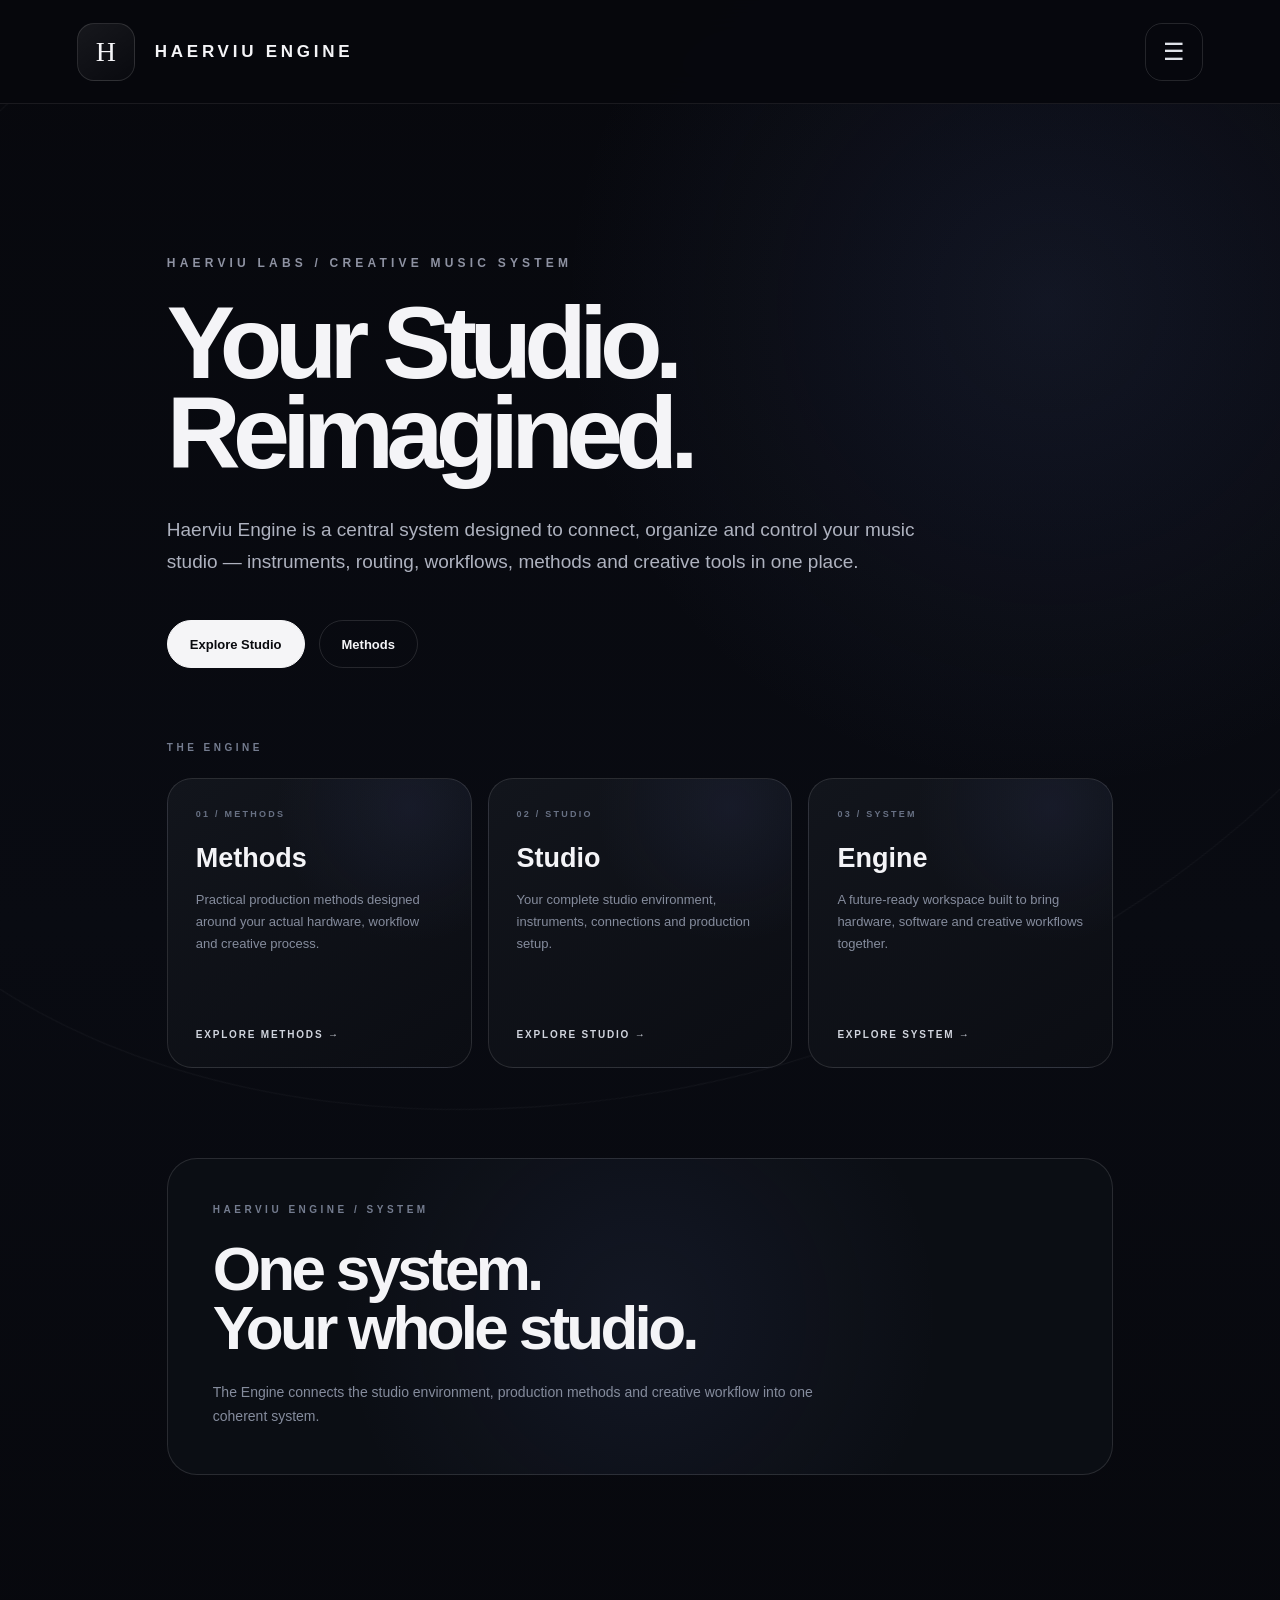
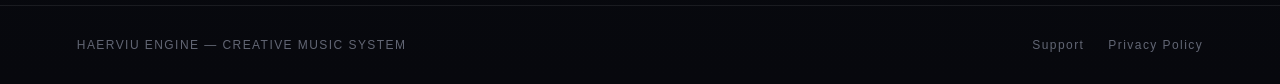
<file: index.html>
<!DOCTYPE html>
<html lang="en">
<head>
<meta charset="UTF-8">
<meta name="viewport" content="width=device-width, initial-scale=1.0">

<title>Haerviu Engine — Creative Music System</title>

<meta name="description" content="Haerviu Engine — a central system for studio, methods, hardware and creative music workflows.">

<link rel="canonical" href="https://haerviuengine.com/">

<meta name="robots" content="index, follow">

<meta property="og:type" content="website">
<meta property="og:title" content="Haerviu Engine — Creative Music System">
<meta property="og:description" content="A central system for studio, methods, hardware and creative music workflows.">
<meta property="og:url" content="https://haerviuengine.com/">
<meta property="og:site_name" content="Haerviu Engine">

<meta name="twitter:card" content="summary">
<meta name="twitter:title" content="Haerviu Engine — Creative Music System">
<meta name="twitter:description" content="A central system for studio, methods, hardware and creative music workflows.">

<style>

:root{
    --bg:#07080d;
    --line:rgba(255,255,255,.12);
    --text:#f4f4f7;
    --muted:#858997;
}

*{
    box-sizing:border-box;
    margin:0;
    padding:0;
}

html{
    scroll-behavior:smooth;
}

body{
    min-height:100vh;
    background:
        radial-gradient(circle at 82% 18%, rgba(90,110,180,.13), transparent 28%),
        linear-gradient(180deg, #07080d, #090b12 55%, #07080d);
    color:var(--text);
    font-family:Inter,-apple-system,BlinkMacSystemFont,"Segoe UI",sans-serif;
    overflow-x:hidden;
}

body::before{
    content:"";
    position:fixed;
    inset:-20%;
    border:1px solid rgba(255,255,255,.045);
    border-radius:50%;
    transform:rotate(-18deg);
    pointer-events:none;
}

a{
    color:inherit;
    text-decoration:none;
}

/* HEADER */

header{
    height:104px;
    display:flex;
    align-items:center;
    justify-content:space-between;
    padding:0 6vw;
    border-bottom:1px solid rgba(255,255,255,.08);
    position:sticky;
    top:0;
    z-index:100;
    background:rgba(7,8,13,.94);
    backdrop-filter:blur(18px);
}

.brand{
    display:flex;
    align-items:center;
    gap:20px;
    position:relative;
    z-index:102;
}

.logo{
    width:58px;
    height:58px;
    border:1px solid var(--line);
    border-radius:17px;
    display:grid;
    place-items:center;
    font-family:Georgia,serif;
    font-size:28px;
    background:linear-gradient(145deg,rgba(255,255,255,.07),rgba(255,255,255,.015));
}

.brand-name{
    font-size:17px;
    font-weight:800;
    letter-spacing:.22em;
}

/* MENU */

.menu{
    width:58px;
    height:58px;
    border:1px solid var(--line);
    border-radius:17px;
    display:grid;
    place-items:center;
    font-size:24px;
    color:#dfe2e9;
    background:transparent;
    cursor:pointer;
    position:relative;
    z-index:102;
}

.nav-links{
    position:fixed;
    top:104px;
    right:0;
    width:min(420px,100%);
    height:calc(100vh - 104px);
    background:rgba(9,11,18,.98);
    backdrop-filter:blur(20px);
    display:flex;
    flex-direction:column;
    align-items:flex-start;
    padding:55px 8vw;
    gap:28px;
    transform:translateX(100%);
    transition:transform .35s ease;
    border-left:1px solid var(--line);
    z-index:101;
}

.nav-links.open{
    transform:translateX(0);
}

.nav-links a{
    font-size:clamp(26px,4vw,42px);
    font-weight:700;
    letter-spacing:-.03em;
    color:#dfe2e9;
    transition:.2s ease;
}

.nav-links a:hover{
    color:#fff;
    transform:translateX(8px);
}

/* MAIN */

main{
    max-width:1100px;
    margin:auto;
    padding:78px 6vw 130px;
    position:relative;
    z-index:1;
}

/* HERO */

.hero{
    min-height:560px;
    display:flex;
    align-items:center;
}

.kicker{
    color:#8e92a2;
    letter-spacing:.35em;
    font-size:12px;
    font-weight:800;
    margin-bottom:28px;
}

h1{
    max-width:900px;
    font-size:clamp(58px,8vw,108px);
    line-height:.88;
    letter-spacing:-.075em;
    font-weight:900;
}

.description{
    max-width:760px;
    margin-top:36px;
    color:#aeb2bf;
    font-size:19px;
    line-height:1.7;
}

.actions{
    display:flex;
    gap:14px;
    margin-top:42px;
    flex-wrap:wrap;
}

.button{
    display:inline-flex;
    align-items:center;
    justify-content:center;
    min-height:48px;
    padding:0 22px;
    border:1px solid var(--line);
    border-radius:999px;
    font-size:13px;
    font-weight:800;
    transition:.25s ease;
}

.button.primary{
    background:#f5f5f7;
    color:#090a0e;
    border-color:#f5f5f7;
}

.button:hover{
    transform:translateY(-2px);
}

/* CARDS */

.section-label{
    color:#747c8f;
    letter-spacing:.35em;
    font-size:10px;
    font-weight:800;
    margin-bottom:25px;
}

.cards{
    display:grid;
    grid-template-columns:repeat(3,1fr);
    gap:16px;
}

.card{
    position:relative;
    min-height:290px;
    padding:30px 28px 32px;
    border:1px solid var(--line);
    border-radius:25px;
    background:
        radial-gradient(circle at 80% 10%,rgba(90,105,180,.10),transparent 38%),
        linear-gradient(145deg,#12151c,#0b0d13);
    overflow:hidden;
    transition:.3s ease;
}

.card:hover{
    transform:translateY(-5px);
    border-color:rgba(255,255,255,.23);
}

.card-number{
    color:#687184;
    font-size:9px;
    font-weight:800;
    letter-spacing:.25em;
}

.card h2{
    margin-top:24px;
    font-size:27px;
}

.card p{
    max-width:260px;
    margin-top:15px;
    color:#858c9d;
    font-size:13px;
    line-height:1.7;
}

.card-link{
    position:absolute;
    left:28px;
    bottom:27px;
    color:#d0d4dd;
    font-size:10px;
    font-weight:800;
    letter-spacing:.18em;
    text-transform:uppercase;
}

/* SYSTEM */

.system{
    margin-top:90px;
    padding:45px;
    border:1px solid var(--line);
    border-radius:30px;
    background:
        radial-gradient(circle at 50% 50%,rgba(90,105,180,.10),transparent 60%),
        #0b0e14;
}

.system h2{
    font-size:clamp(38px,5vw,62px);
    line-height:.95;
    letter-spacing:-.06em;
}

.system p{
    max-width:650px;
    margin-top:22px;
    color:#858c9d;
    line-height:1.75;
    font-size:14px;
}

/* FOOTER */

footer{
    border-top:1px solid rgba(255,255,255,.08);
    padding:32px 6vw;
    color:#626674;
    font-size:12px;
    letter-spacing:.12em;
    display:flex;
    justify-content:space-between;
    align-items:center;
    gap:25px;
}

.footer-links{
    display:flex;
    gap:24px;
}

.footer-links a:hover{
    color:#fff;
}

/* MOBILE */

@media(max-width:800px){

    header{
        height:88px;
        padding:0 26px;
    }

    .logo,
    .menu{
        width:50px;
        height:50px;
    }

    .brand-name{
        font-size:14px;
        letter-spacing:.18em;
    }

    .nav-links{
        top:88px;
        height:calc(100vh - 88px);
        width:100%;
        padding:50px 26px;
    }

    main{
        padding:55px 26px 90px;
    }

    .hero{
        min-height:500px;
    }

    h1{
        font-size:clamp(55px,14vw,90px);
    }

    .description{
        font-size:17px;
    }

    .cards{
        grid-template-columns:1fr;
    }

    .card{
        min-height:250px;
    }

    .system{
        padding:30px 24px;
    }

    footer{
        flex-direction:column;
        align-items:flex-start;
    }
}

@media(max-width:480px){

    .brand-name{
        font-size:11px;
        letter-spacing:.16em;
    }

    .actions{
        flex-direction:column;
        align-items:stretch;
    }

    .button{
        width:100%;
    }
}

</style>
</head>

<body>

<header>

<a class="brand" href="index.html">
    <div class="logo">H</div>
    <div class="brand-name">HAERVIU ENGINE</div>
</a>

<button class="menu" aria-label="Open navigation" aria-expanded="false">☰</button>

<nav class="nav-links">
    <a href="index.html">Home</a>
    <a href="studio.html">Studio</a>
    <a href="methods.html">Methods</a>
    <a href="setup.html">Setup</a>
    <a href="support.html">Support</a>
    <a href="privacy.html">Privacy Policy</a>
</nav>

</header>

<main>

<section class="hero">

<div class="hero-content">

<div class="kicker">HAERVIU LABS / CREATIVE MUSIC SYSTEM</div>

<h1>Your Studio.<br>Reimagined.</h1>

<p class="description">
Haerviu Engine is a central system designed to connect,
organize and control your music studio — instruments,
routing, workflows, methods and creative tools in one place.
</p>

<div class="actions">
    <a class="button primary" href="studio.html">Explore Studio</a>
    <a class="button" href="methods.html">Methods</a>
</div>

</div>

</section>

<section id="engine">

<div class="section-label">THE ENGINE</div>

<div class="cards">

<a class="card" href="methods.html">
    <div class="card-number">01 / METHODS</div>
    <h2>Methods</h2>
    <p>Practical production methods designed around your actual hardware, workflow and creative process.</p>
    <span class="card-link">Explore Methods →</span>
</a>

<a class="card" href="studio.html">
    <div class="card-number">02 / STUDIO</div>
    <h2>Studio</h2>
    <p>Your complete studio environment, instruments, connections and production setup.</p>
    <span class="card-link">Explore Studio →</span>
</a>

<a class="card" href="#system">
    <div class="card-number">03 / SYSTEM</div>
    <h2>Engine</h2>
    <p>A future-ready workspace built to bring hardware, software and creative workflows together.</p>
    <span class="card-link">Explore System →</span>
</a>

</div>

</section>

<section class="system" id="system">

<div class="section-label">HAERVIU ENGINE / SYSTEM</div>

<h2>One system.<br>Your whole studio.</h2>

<p>
The Engine connects the studio environment,
production methods and creative workflow into
one coherent system.
</p>

</section>

</main>

<footer>
    <div>HAERVIU ENGINE — CREATIVE MUSIC SYSTEM</div>
    <div class="footer-links">
        <a href="support.html">Support</a>
        <a href="privacy.html">Privacy Policy</a>
    </div>
</footer>

<script>
document.addEventListener("DOMContentLoaded", () => {

    const menuButton = document.querySelector(".menu");
    const navLinks = document.querySelector(".nav-links");

    if (menuButton && navLinks) {

        menuButton.addEventListener("click", () => {
            navLinks.classList.toggle("open");

            const isOpen = navLinks.classList.contains("open");

            menuButton.textContent = isOpen ? "✕" : "☰";
            menuButton.setAttribute("aria-expanded", isOpen ? "true" : "false");
        });

        navLinks.querySelectorAll("a").forEach((link) => {
            link.addEventListener("click", () => {
                navLinks.classList.remove("open");
                menuButton.textContent = "☰";
                menuButton.setAttribute("aria-expanded", "false");
            });
        });
    }
});
</script>

</body>
</html>
</file>
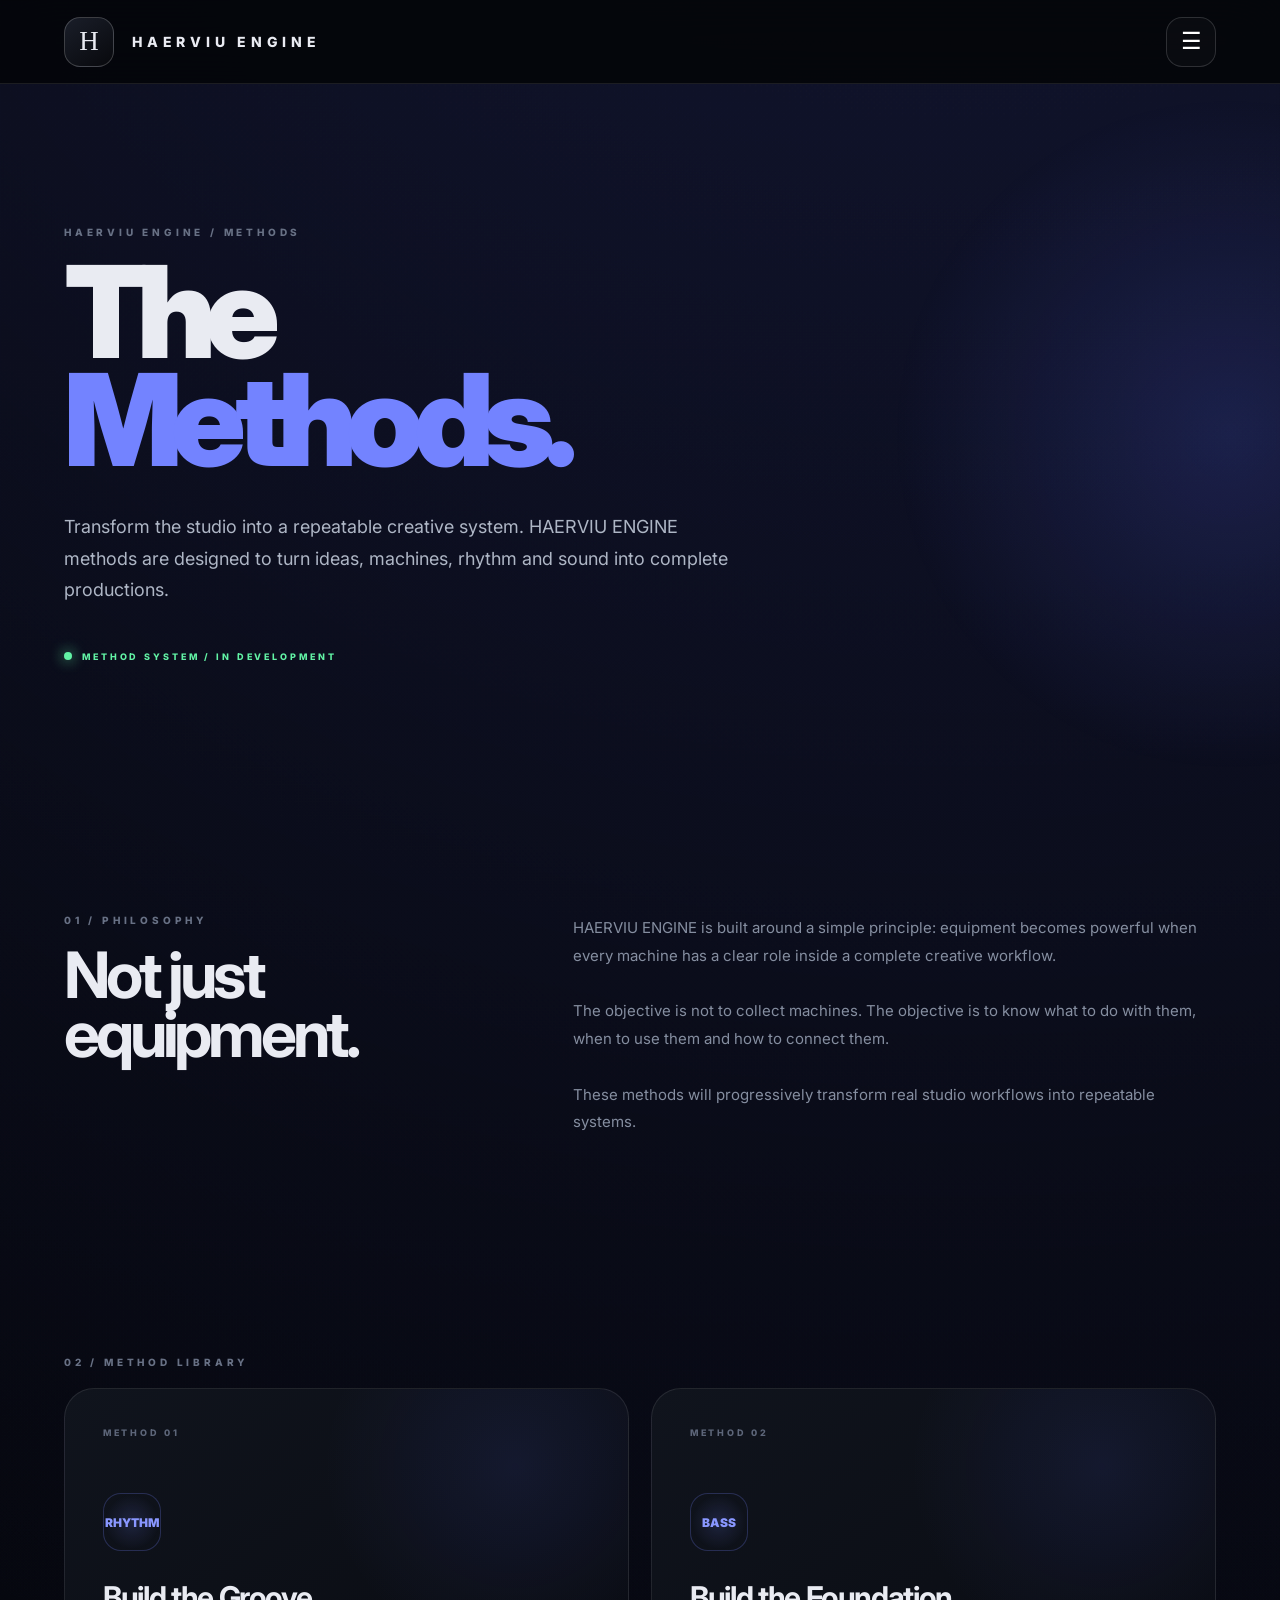
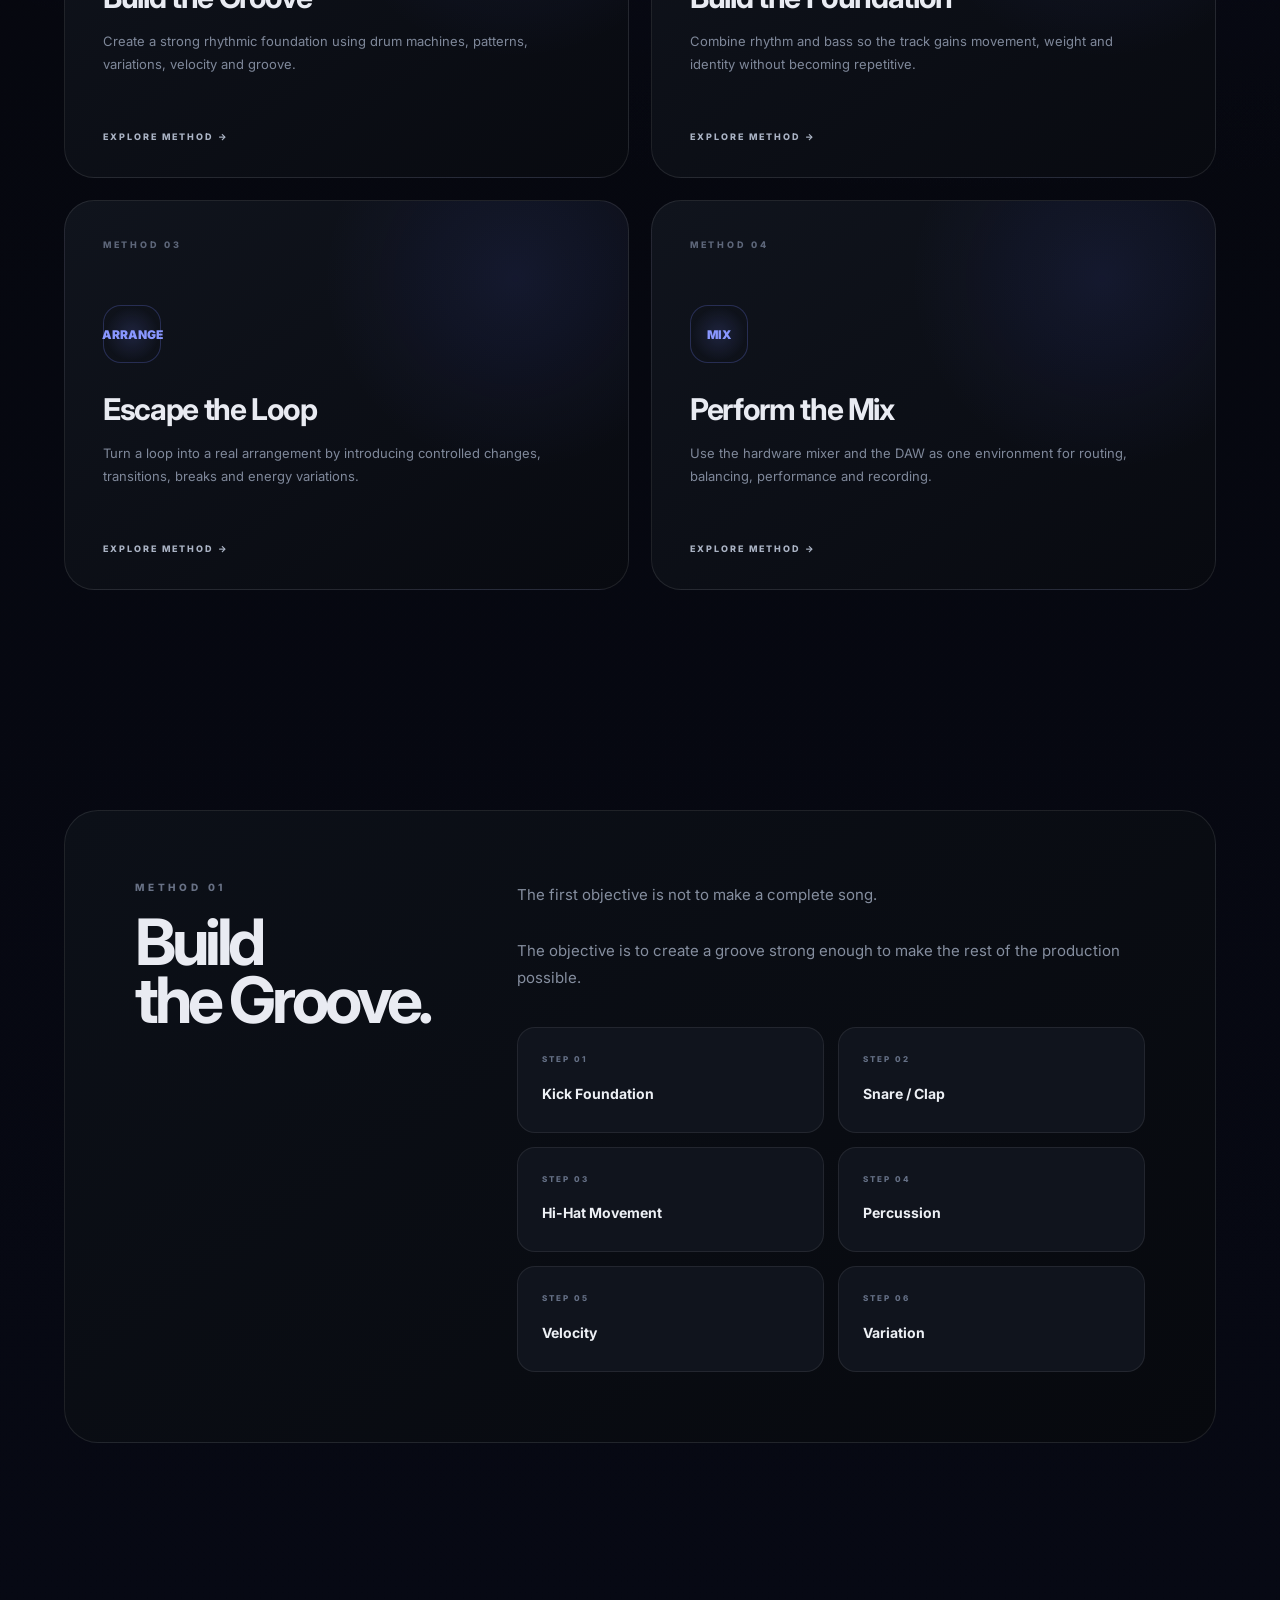
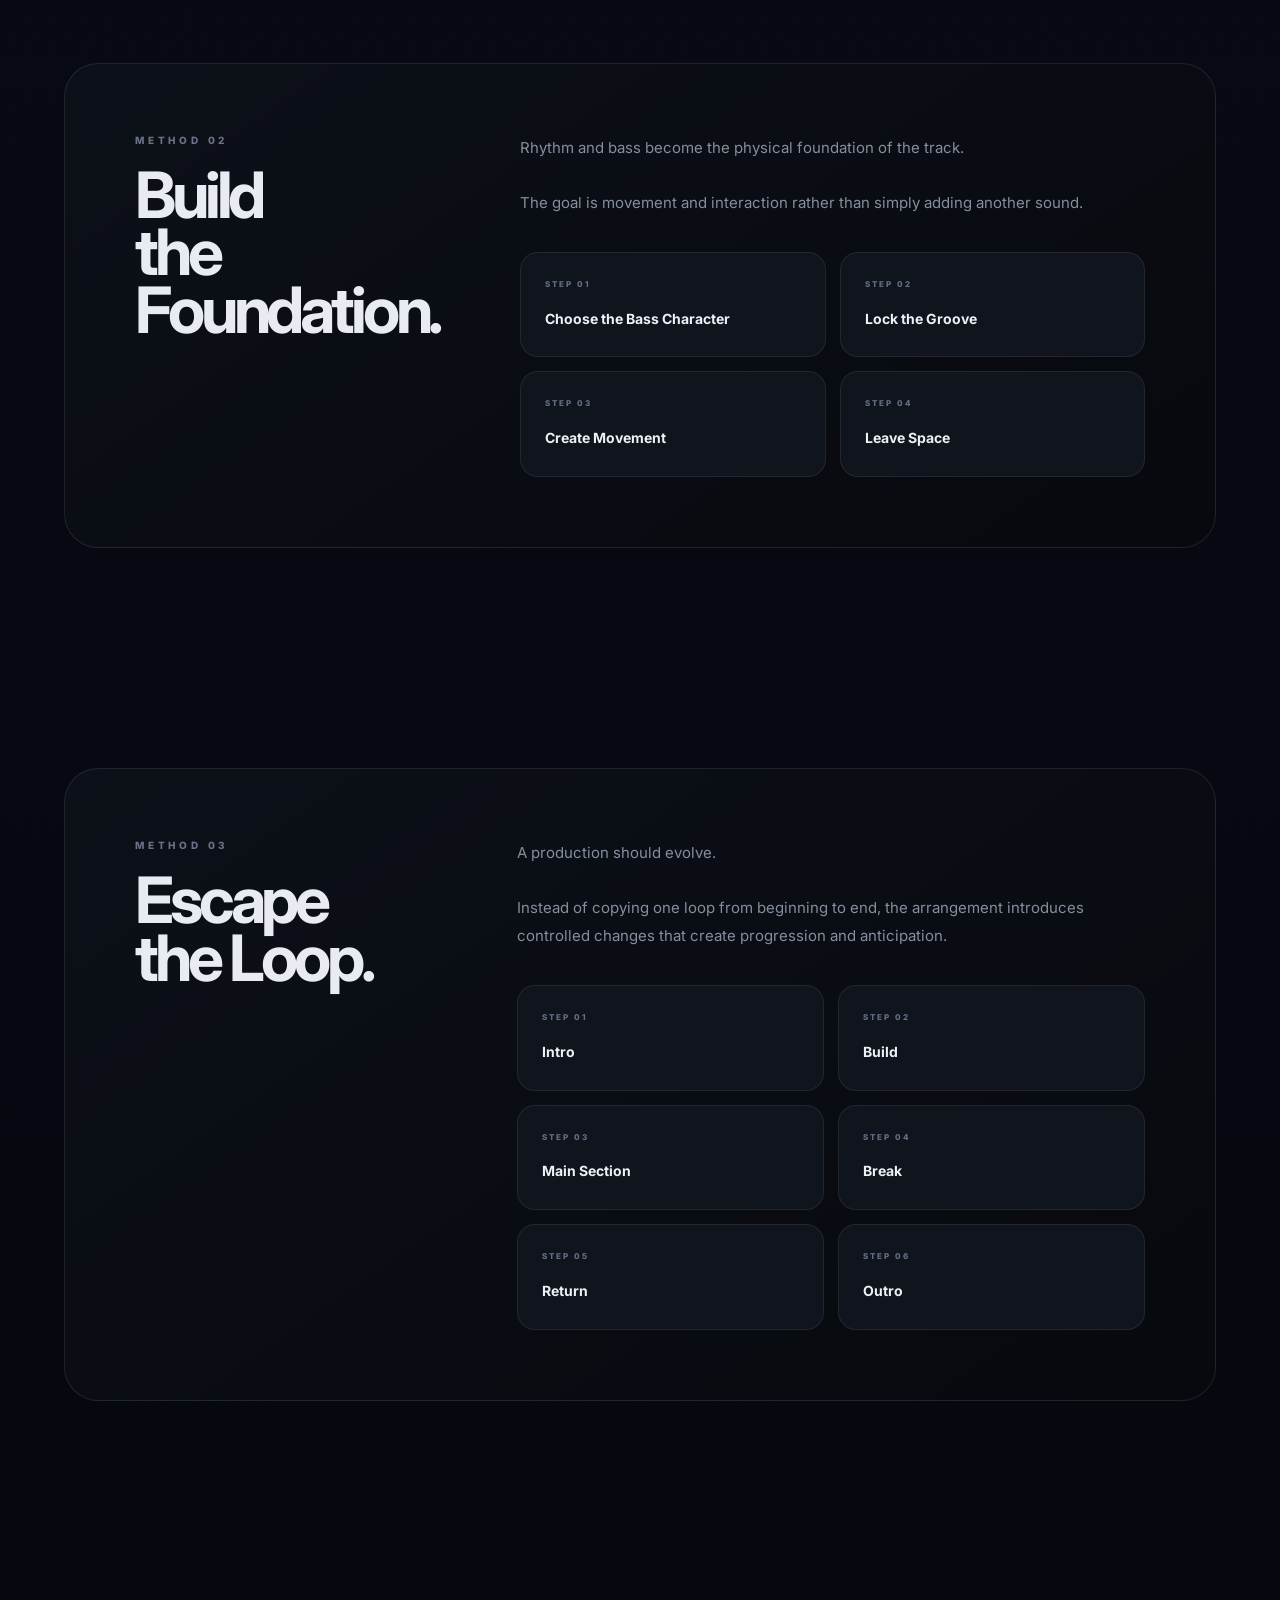
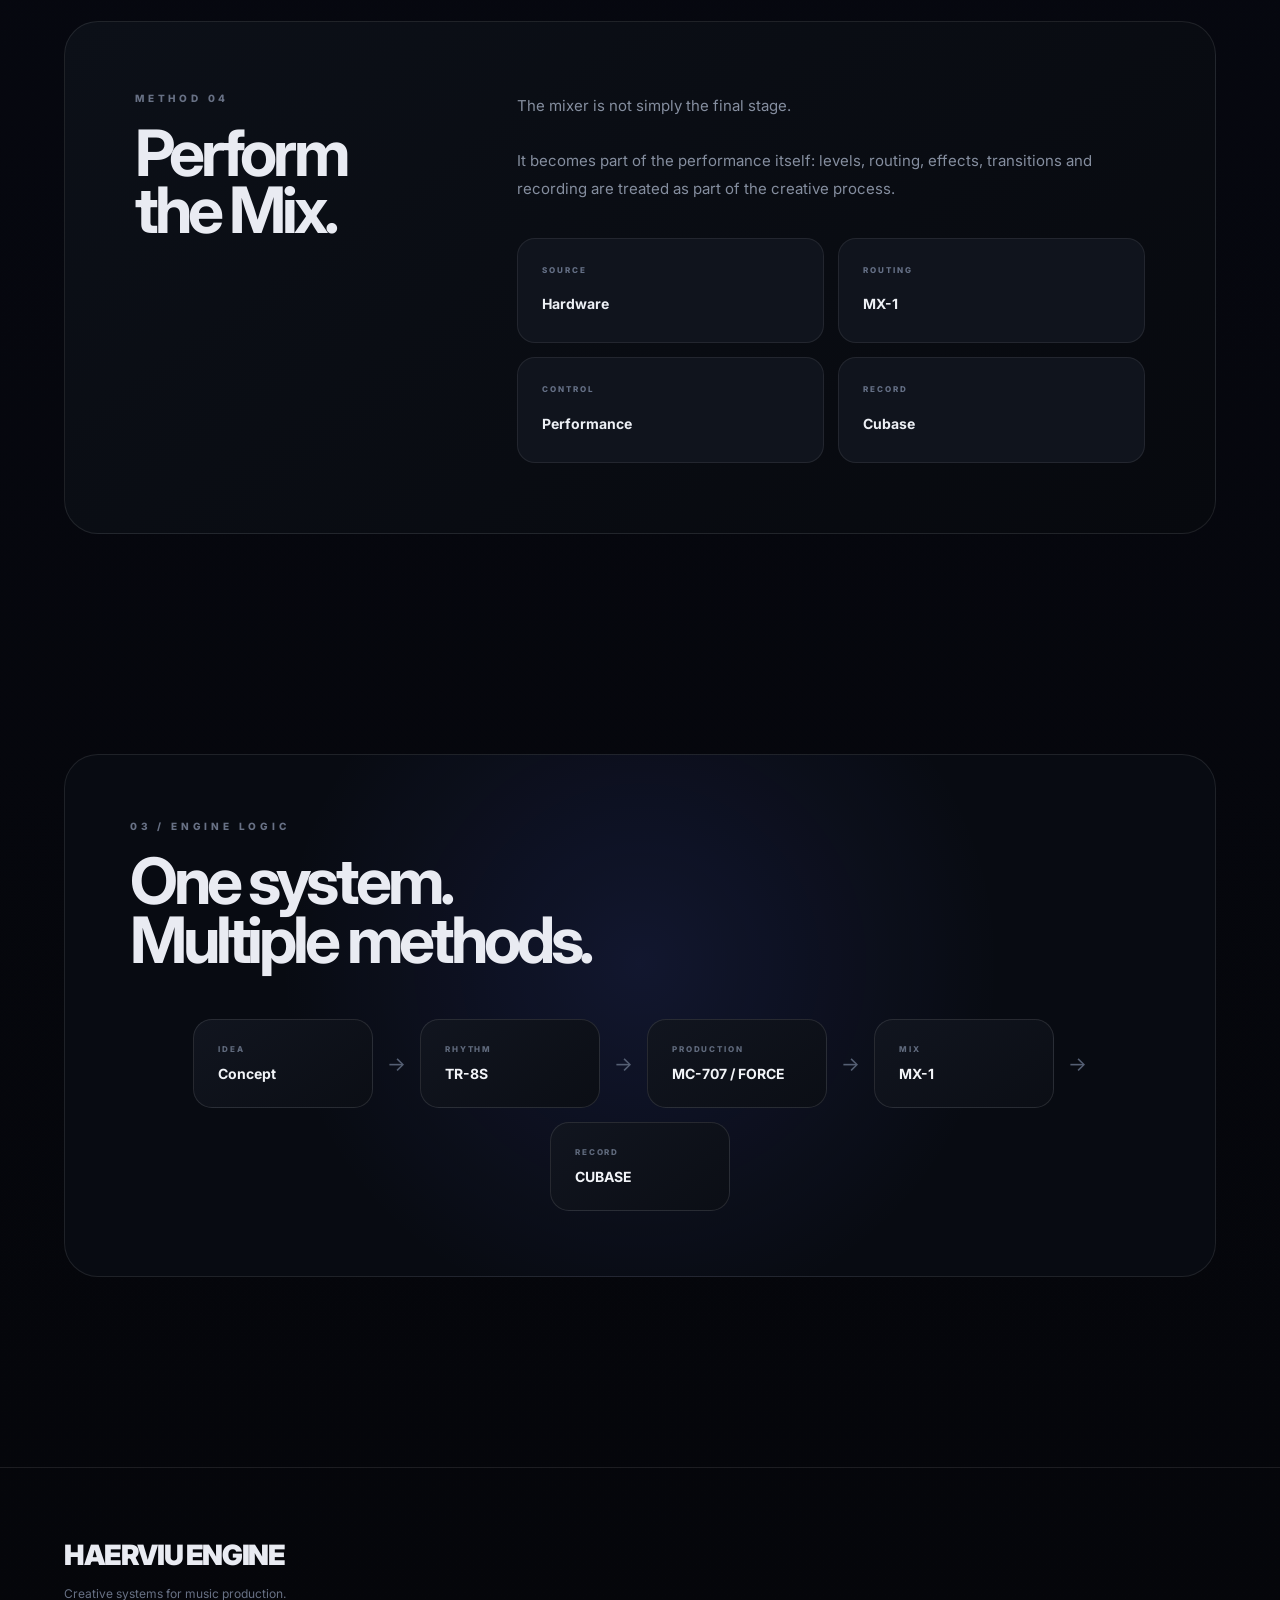
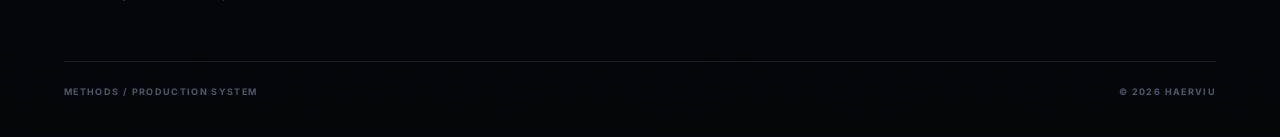
<file: methods.html>
<!DOCTYPE html>
<html lang="en">
<head>
<meta charset="UTF-8">
<meta name="viewport" content="width=device-width, initial-scale=1.0">

<title>HAERVIU ENGINE — Methods</title>

<meta name="description"
content="HAERVIU ENGINE — Production methods, workflows and creative systems.">

<link rel="preconnect" href="https://fonts.googleapis.com">
<link rel="preconnect" href="https://fonts.gstatic.com" crossorigin>
<link href="https://fonts.googleapis.com/css2?family=Inter:wght@400;500;600;700;800;900&display=swap" rel="stylesheet">

<style>

:root{
    --bg:#05060a;
    --panel:#0b0e15;
    --panel2:#10141d;
    --white:#f7f8fc;
    --text:#e9ebf2;
    --muted:#788195;
    --line:rgba(255,255,255,.095);
    --line2:rgba(255,255,255,.15);
    --blue:#7383ff;
    --green:#62f3a5;
    --max:1440px;
}

*{
    margin:0;
    padding:0;
    box-sizing:border-box;
}

html{
    scroll-behavior:smooth;
}

body{
    min-height:100vh;

    background:
        radial-gradient(
            circle at 75% -10%,
            rgba(89,105,255,.18),
            transparent 34%
        ),
        linear-gradient(
            180deg,
            #05060a,
            #070914 50%,
            #05060a
        );

    color:var(--text);
    font-family:Inter,Arial,sans-serif;
    overflow-x:hidden;
}

body::before{
    content:"";
    position:fixed;
    inset:0;
    pointer-events:none;
    opacity:.18;

    background-image:
        linear-gradient(
            rgba(255,255,255,.025) 1px,
            transparent 1px
        ),
        linear-gradient(
            90deg,
            rgba(255,255,255,.025) 1px,
            transparent 1px
        );

    background-size:80px 80px;

    mask-image:linear-gradient(
        to bottom,
        black,
        transparent 80%
    );
}

a{
    color:inherit;
    text-decoration:none;
}


/* =========================
   HEADER / NAVIGATION
========================= */

header{
    position:sticky;
    top:0;
    z-index:1000;

    height:84px;

    display:flex;
    align-items:center;
    justify-content:space-between;

    padding:0 5vw;

    background:rgba(5,6,10,.94);

    backdrop-filter:blur(24px);
    -webkit-backdrop-filter:blur(24px);

    border-bottom:1px solid var(--line);
}

.brand{
    display:flex;
    align-items:center;
    gap:18px;

    position:relative;
    z-index:1002;
}

.logo{
    width:50px;
    height:50px;

    display:flex;
    align-items:center;
    justify-content:center;

    border:1px solid rgba(255,255,255,.2);
    border-radius:16px;

    background:
        linear-gradient(
            145deg,
            #1a1e29,
            #08090d
        );

    font-family:Georgia,serif;
    font-size:27px;
}

.brand-name{
    font-size:14px;
    font-weight:800;
    letter-spacing:.34em;
}

.menu{
    width:50px;
    height:50px;

    display:grid;
    place-items:center;

    border:1px solid var(--line2);
    border-radius:16px;

    background:rgba(255,255,255,.025);

    color:white;

    cursor:pointer;

    font-size:23px;

    position:relative;
    z-index:1002;
}

.nav-links{
    position:fixed;

    top:84px;
    right:0;

    width:min(420px,100%);
    height:calc(100vh - 84px);

    display:flex;
    flex-direction:column;

    align-items:flex-start;

    padding:52px 5vw;

    gap:26px;

    background:rgba(5,6,10,.98);

    backdrop-filter:blur(24px);
    -webkit-backdrop-filter:blur(24px);

    border-left:1px solid var(--line);

    transform:translateX(100%);

    transition:transform .35s ease;

    z-index:1001;
}

.nav-links.open{
    transform:translateX(0);
}

.nav-links a{
    color:#dfe2e9;

    font-size:clamp(24px,4vw,40px);

    font-weight:700;

    letter-spacing:-.03em;

    transition:.2s ease;
}

.nav-links a:hover{
    color:white;
    transform:translateX(8px);
}


/* =========================
   GLOBAL
========================= */

.container{
    width:min(calc(100% - 10vw),var(--max));
    margin:auto;
}

.section{
    padding:110px 0;
}

.label{
    margin-bottom:20px;

    color:#687185;

    font-size:10px;
    font-weight:800;

    letter-spacing:.38em;

    text-transform:uppercase;
}

h1{
    max-width:1000px;

    font-size:clamp(65px,10vw,145px);

    line-height:.84;

    letter-spacing:-.085em;

    font-weight:900;
}

h1 span{
    color:var(--blue);
}

.description{
    max-width:680px;

    margin-top:38px;

    color:#aeb6c5;

    font-size:18px;

    line-height:1.75;
}


/* =========================
   HERO
========================= */

.hero{
    min-height:720px;

    display:flex;
    align-items:center;

    position:relative;

    overflow:hidden;
}

.hero::after{
    content:"";

    position:absolute;

    width:700px;
    height:700px;

    right:-300px;
    top:0;

    border-radius:50%;

    background:
        radial-gradient(
            circle,
            rgba(92,108,255,.18),
            transparent 68%
        );

    pointer-events:none;
}

.hero-content{
    position:relative;
    z-index:2;
}

.hero-status{
    display:flex;
    align-items:center;

    gap:10px;

    margin-top:45px;

    color:var(--green);

    font-size:9px;
    font-weight:800;

    letter-spacing:.32em;
}

.dot{
    width:8px;
    height:8px;

    border-radius:50%;

    background:var(--green);

    box-shadow:
        0 0 14px var(--green);
}


/* =========================
   INTRO
========================= */

.intro{
    display:grid;

    grid-template-columns:.8fr 1.2fr;

    gap:80px;

    align-items:start;
}

.intro h2{
    font-size:clamp(42px,5vw,70px);

    line-height:.92;

    letter-spacing:-.065em;
}

.intro-copy{
    color:#858ea0;

    font-size:15px;

    line-height:1.85;
}


/* =========================
   METHODS
========================= */

.methods-grid{
    display:grid;

    grid-template-columns:repeat(2,1fr);

    gap:22px;
}

.method{
    position:relative;

    min-height:390px;

    padding:38px;

    border:1px solid var(--line);

    border-radius:30px;

    background:
        radial-gradient(
            circle at 80% 20%,
            rgba(90,106,255,.10),
            transparent 35%
        ),
        linear-gradient(
            145deg,
            #10141d,
            #080a10
        );

    overflow:hidden;

    transition:.35s ease;
}

.method:hover{
    transform:translateY(-7px);

    border-color:
        rgba(255,255,255,.19);

    box-shadow:
        0 35px 80px rgba(0,0,0,.4);
}

.method-number{
    color:#5d6679;

    font-size:9px;
    font-weight:800;

    letter-spacing:.3em;
}

.method-icon{
    width:58px;
    height:58px;

    margin:55px 0 28px;

    display:flex;
    align-items:center;
    justify-content:center;

    border:1px solid rgba(115,131,255,.25);

    border-radius:18px;

    background:
        radial-gradient(
            circle,
            rgba(115,131,255,.16),
            transparent 70%
        );

    color:#8997ff;

    font-size:12px;
    font-weight:900;
}

.method h3{
    font-size:30px;

    letter-spacing:-.045em;
}

.method p{
    max-width:470px;

    margin-top:15px;

    color:#7f889a;

    font-size:13px;

    line-height:1.75;
}

.method-link{
    position:absolute;

    left:38px;
    bottom:35px;

    color:#aab3c4;

    font-size:9px;
    font-weight:800;

    letter-spacing:.22em;

    text-transform:uppercase;
}

.method-link:hover{
    color:white;
}


/* =========================
   SYSTEM
========================= */

.system{
    padding:65px;

    border:1px solid var(--line);

    border-radius:34px;

    background:
        radial-gradient(
            circle at 50% 40%,
            rgba(89,105,255,.12),
            transparent 55%
        ),
        #080b12;
}

.system-head{
    margin-bottom:50px;
}

.system-head h2{
    font-size:clamp(44px,5vw,70px);

    line-height:.92;

    letter-spacing:-.065em;
}

.system-flow{
    display:flex;

    align-items:center;

    justify-content:center;

    gap:14px;

    flex-wrap:wrap;
}

.node{
    min-width:180px;

    padding:24px;

    border:1px solid rgba(255,255,255,.11);

    border-radius:19px;

    background:
        linear-gradient(
            145deg,
            #11151f,
            #0b0e15
        );
}

.node small{
    display:block;

    margin-bottom:9px;

    color:#606a7d;

    font-size:8px;
    font-weight:800;

    letter-spacing:.23em;
}

.node strong{
    color:#f2f4f8;

    font-size:14px;
}

.arrow{
    color:#555f73;

    font-size:20px;
}


/* =========================
   METHOD DETAIL
========================= */

.detail{
    display:grid;

    grid-template-columns:.65fr 1.35fr;

    gap:80px;

    padding:70px;

    border:1px solid var(--line);

    border-radius:34px;

    background:
        linear-gradient(
            145deg,
            #0c1018,
            #07090e
        );
}

.detail-title h2{
    font-size:clamp(44px,5vw,68px);

    line-height:.9;

    letter-spacing:-.065em;
}

.detail-copy{
    color:#858e9f;

    font-size:15px;

    line-height:1.85;
}

.steps{
    display:grid;

    grid-template-columns:repeat(2,1fr);

    gap:14px;

    margin-top:35px;
}

.step{
    padding:24px;

    border:1px solid rgba(255,255,255,.08);

    border-radius:18px;

    background:#10141d;
}

.step span{
    display:block;

    margin-bottom:13px;

    color:#657086;

    font-size:8px;
    font-weight:800;

    letter-spacing:.25em;
}

.step strong{
    color:#edf0f5;

    font-size:14px;
}


/* =========================
   FOOTER
========================= */

footer{
    margin-top:80px;

    border-top:1px solid var(--line);
}

.footer{
    width:min(calc(100% - 10vw),var(--max));

    margin:auto;

    padding:70px 0 40px;
}

.footer-name{
    font-size:28px;

    font-weight:900;

    letter-spacing:-.05em;
}

.footer p{
    margin-top:14px;

    color:#687185;

    font-size:12px;
}

.footer-bottom{
    display:flex;

    justify-content:space-between;

    margin-top:60px;

    padding-top:24px;

    border-top:1px solid var(--line);

    color:#4f586a;

    font-size:9px;
    font-weight:700;

    letter-spacing:.15em;
}


/* =========================
   RESPONSIVE
========================= */

@media(max-width:900px){

    .intro,
    .detail{
        grid-template-columns:1fr;
        gap:40px;
    }

    .methods-grid{
        grid-template-columns:1fr;
    }

    .hero{
        min-height:650px;
    }
}

@media(max-width:700px){

    header{
        height:76px;
        padding:0 20px;
    }

    .nav-links{
        top:76px;
        height:calc(100vh - 76px);
        width:100%;
        padding:45px 7vw;
    }

    .logo{
        width:44px;
        height:44px;
        font-size:24px;
    }

    .menu{
        width:44px;
        height:44px;
    }

    .brand-name{
        font-size:10px;
        letter-spacing:.27em;
    }

    .container,
    .footer{
        width:calc(100% - 40px);
    }

    .section{
        padding:75px 0;
    }

    .hero{
        min-height:620px;
    }

    h1{
        font-size:clamp(62px,19vw,100px);
    }

    .description{
        font-size:16px;
    }

    .method{
        min-height:350px;
        padding:28px;
        border-radius:25px;
    }

    .method-icon{
        margin-top:42px;
    }

    .method-link{
        left:28px;
        bottom:27px;
    }

    .system,
    .detail{
        padding:30px 22px;
        border-radius:25px;
    }

    .system-flow{
        flex-direction:column;
        align-items:stretch;
    }

    .node{
        min-width:0;
    }

    .arrow{
        text-align:center;
        transform:rotate(90deg);
    }

    .steps{
        grid-template-columns:1fr;
    }

    .footer-bottom{
        flex-direction:column;
        gap:12px;
    }
}

</style>
</head>

<body>


<header>

<a href="index.html" class="brand">

    <div class="logo">H</div>

    <div class="brand-name">
        HAERVIU ENGINE
    </div>

</a>

<button
    class="menu"
    aria-label="Open navigation"
    aria-expanded="false"
>
    ☰
</button>

<nav class="nav-links">

    <a href="index.html">Home</a>
    <a href="studio.html">Studio</a>
    <a href="methods.html">Methods</a>
    <a href="setup.html">Setup</a>
    <a href="support.html">Support</a>
    <a href="privacy.html">Privacy Policy</a>

</nav>

</header>


<main>


<section class="hero">

<div class="container hero-content">

    <div class="label">
        HAERVIU ENGINE / METHODS
    </div>

    <h1>
        The<br>
        <span>Methods.</span>
    </h1>

    <p class="description">
        Transform the studio into a repeatable creative system.
        HAERVIU ENGINE methods are designed to turn ideas,
        machines, rhythm and sound into complete productions.
    </p>

    <div class="hero-status">

        <span class="dot"></span>

        METHOD SYSTEM / IN DEVELOPMENT

    </div>

</div>

</section>


<section class="section">

<div class="container">

<div class="intro">

<div>

    <div class="label">
        01 / PHILOSOPHY
    </div>

    <h2>
        Not just<br>
        equipment.
    </h2>

</div>

<div class="intro-copy">

    HAERVIU ENGINE is built around a simple principle:
    equipment becomes powerful when every machine has
    a clear role inside a complete creative workflow.

    <br><br>

    The objective is not to collect machines.
    The objective is to know what to do with them,
    when to use them and how to connect them.

    <br><br>

    These methods will progressively transform
    real studio workflows into repeatable systems.

</div>

</div>

</div>

</section>


<section class="section">

<div class="container">

<div class="label">
    02 / METHOD LIBRARY
</div>

<div class="methods-grid">


<article class="method">

    <div class="method-number">
        METHOD 01
    </div>

    <div class="method-icon">
        RHYTHM
    </div>

    <h3>
        Build the Groove
    </h3>

    <p>
        Create a strong rhythmic foundation using
        drum machines, patterns, variations,
        velocity and groove.
    </p>

    <a class="method-link" href="#rhythm">
        Explore method →
    </a>

</article>


<article class="method">

    <div class="method-number">
        METHOD 02
    </div>

    <div class="method-icon">
        BASS
    </div>

    <h3>
        Build the Foundation
    </h3>

    <p>
        Combine rhythm and bass so the track gains
        movement, weight and identity without
        becoming repetitive.
    </p>

    <a class="method-link" href="#production">
        Explore method →
    </a>

</article>


<article class="method">

    <div class="method-number">
        METHOD 03
    </div>

    <div class="method-icon">
        ARRANGE
    </div>

    <h3>
        Escape the Loop
    </h3>

    <p>
        Turn a loop into a real arrangement by
        introducing controlled changes, transitions,
        breaks and energy variations.
    </p>

    <a class="method-link" href="#arrangement">
        Explore method →
    </a>

</article>


<article class="method">

    <div class="method-number">
        METHOD 04
    </div>

    <div class="method-icon">
        MIX
    </div>

    <h3>
        Perform the Mix
    </h3>

    <p>
        Use the hardware mixer and the DAW as one
        environment for routing, balancing,
        performance and recording.
    </p>

    <a class="method-link" href="#mix">
        Explore method →
    </a>

</article>


</div>

</div>

</section>


<section class="section" id="rhythm">

<div class="container">

<div class="detail">

<div class="detail-title">

    <div class="label">
        METHOD 01
    </div>

    <h2>
        Build<br>
        the Groove.
    </h2>

</div>

<div class="detail-copy">

    The first objective is not to make a complete song.

    <br><br>

    The objective is to create a groove strong enough
    to make the rest of the production possible.

    <div class="steps">

        <div class="step">
            <span>STEP 01</span>
            <strong>Kick Foundation</strong>
        </div>

        <div class="step">
            <span>STEP 02</span>
            <strong>Snare / Clap</strong>
        </div>

        <div class="step">
            <span>STEP 03</span>
            <strong>Hi-Hat Movement</strong>
        </div>

        <div class="step">
            <span>STEP 04</span>
            <strong>Percussion</strong>
        </div>

        <div class="step">
            <span>STEP 05</span>
            <strong>Velocity</strong>
        </div>

        <div class="step">
            <span>STEP 06</span>
            <strong>Variation</strong>
        </div>

    </div>

</div>

</div>

</div>

</section>


<section class="section" id="production">

<div class="container">

<div class="detail">

<div class="detail-title">

    <div class="label">
        METHOD 02
    </div>

    <h2>
        Build<br>
        the Foundation.
    </h2>

</div>

<div class="detail-copy">

    Rhythm and bass become the physical foundation
    of the track.

    <br><br>

    The goal is movement and interaction rather than
    simply adding another sound.

    <div class="steps">

        <div class="step">
            <span>STEP 01</span>
            <strong>Choose the Bass Character</strong>
        </div>

        <div class="step">
            <span>STEP 02</span>
            <strong>Lock the Groove</strong>
        </div>

        <div class="step">
            <span>STEP 03</span>
            <strong>Create Movement</strong>
        </div>

        <div class="step">
            <span>STEP 04</span>
            <strong>Leave Space</strong>
        </div>

    </div>

</div>

</div>

</div>

</section>


<section class="section" id="arrangement">

<div class="container">

<div class="detail">

<div class="detail-title">

    <div class="label">
        METHOD 03
    </div>

    <h2>
        Escape<br>
        the Loop.
    </h2>

</div>

<div class="detail-copy">

    A production should evolve.

    <br><br>

    Instead of copying one loop from beginning to end,
    the arrangement introduces controlled changes
    that create progression and anticipation.

    <div class="steps">

        <div class="step">
            <span>STEP 01</span>
            <strong>Intro</strong>
        </div>

        <div class="step">
            <span>STEP 02</span>
            <strong>Build</strong>
        </div>

        <div class="step">
            <span>STEP 03</span>
            <strong>Main Section</strong>
        </div>

        <div class="step">
            <span>STEP 04</span>
            <strong>Break</strong>
        </div>

        <div class="step">
            <span>STEP 05</span>
            <strong>Return</strong>
        </div>

        <div class="step">
            <span>STEP 06</span>
            <strong>Outro</strong>
        </div>

    </div>

</div>

</div>

</div>

</section>


<section class="section" id="mix">

<div class="container">

<div class="detail">

<div class="detail-title">

    <div class="label">
        METHOD 04
    </div>

    <h2>
        Perform<br>
        the Mix.
    </h2>

</div>

<div class="detail-copy">

    The mixer is not simply the final stage.

    <br><br>

    It becomes part of the performance itself:
    levels, routing, effects, transitions and
    recording are treated as part of the creative process.

    <div class="steps">

        <div class="step">
            <span>SOURCE</span>
            <strong>Hardware</strong>
        </div>

        <div class="step">
            <span>ROUTING</span>
            <strong>MX-1</strong>
        </div>

        <div class="step">
            <span>CONTROL</span>
            <strong>Performance</strong>
        </div>

        <div class="step">
            <span>RECORD</span>
            <strong>Cubase</strong>
        </div>

    </div>

</div>

</div>

</div>

</section>


<section class="section">

<div class="container">

<div class="system">

<div class="system-head">

    <div class="label">
        03 / ENGINE LOGIC
    </div>

    <h2>
        One system.<br>
        Multiple methods.
    </h2>

</div>

<div class="system-flow">

    <div class="node">
        <small>IDEA</small>
        <strong>Concept</strong>
    </div>

    <div class="arrow">→</div>

    <div class="node">
        <small>RHYTHM</small>
        <strong>TR-8S</strong>
    </div>

    <div class="arrow">→</div>

    <div class="node">
        <small>PRODUCTION</small>
        <strong>MC-707 / FORCE</strong>
    </div>

    <div class="arrow">→</div>

    <div class="node">
        <small>MIX</small>
        <strong>MX-1</strong>
    </div>

    <div class="arrow">→</div>

    <div class="node">
        <small>RECORD</small>
        <strong>CUBASE</strong>
    </div>

</div>

</div>

</div>

</section>


</main>


<footer>

<div class="footer">

    <div class="footer-name">
        HAERVIU ENGINE
    </div>

    <p>
        Creative systems for music production.
    </p>

    <div class="footer-bottom">

        <span>
            METHODS / PRODUCTION SYSTEM
        </span>

        <span>
            © 2026 HAERVIU
        </span>

    </div>

</div>

</footer>


<script>

document.addEventListener("DOMContentLoaded", () => {

    const menuButton = document.querySelector(".menu");
    const navLinks = document.querySelector(".nav-links");

    if (menuButton && navLinks) {

        menuButton.addEventListener("click", () => {

            navLinks.classList.toggle("open");

            const isOpen =
                navLinks.classList.contains("open");

            menuButton.textContent =
                isOpen ? "✕" : "☰";

            menuButton.setAttribute(
                "aria-expanded",
                isOpen ? "true" : "false"
            );
        });

        navLinks.querySelectorAll("a").forEach((link) => {

            link.addEventListener("click", () => {

                navLinks.classList.remove("open");

                menuButton.textContent = "☰";

                menuButton.setAttribute(
                    "aria-expanded",
                    "false"
                );

            });

        });

    }

});

</script>

</body>
</html>
</file>
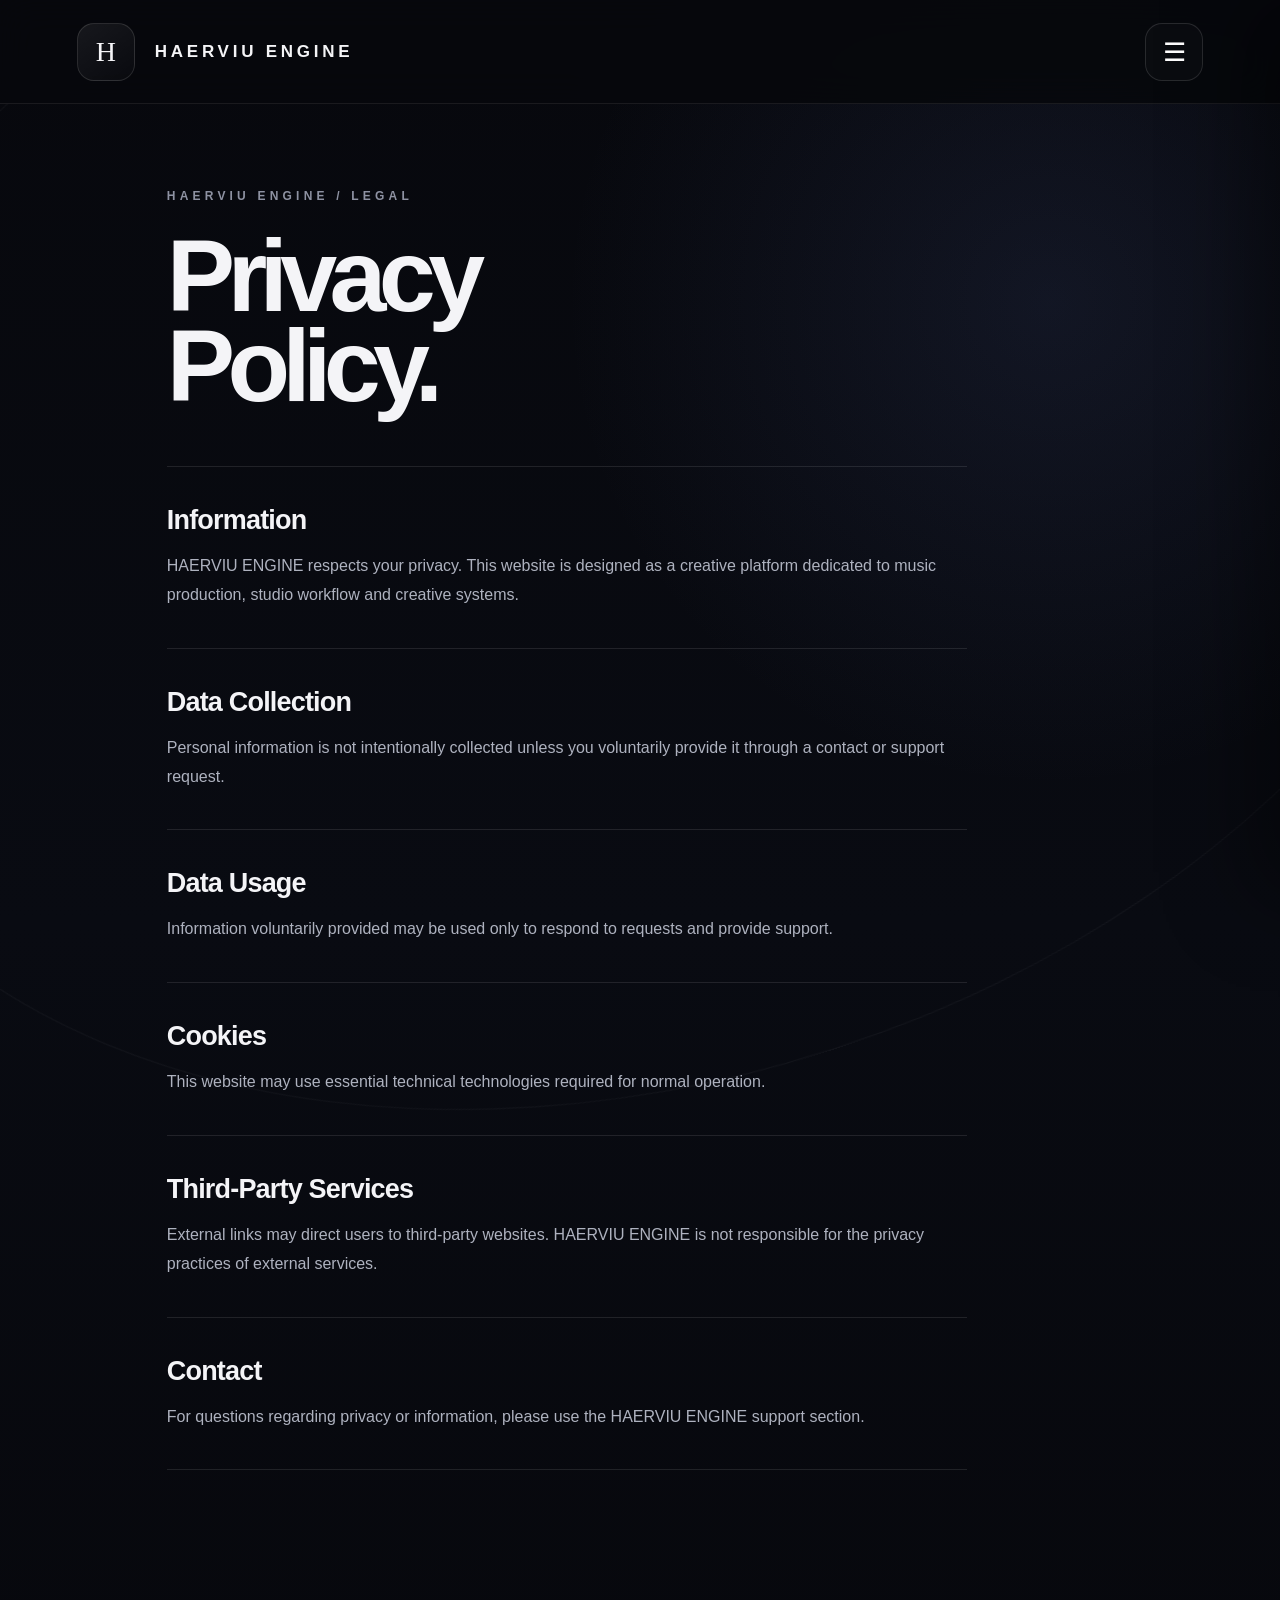
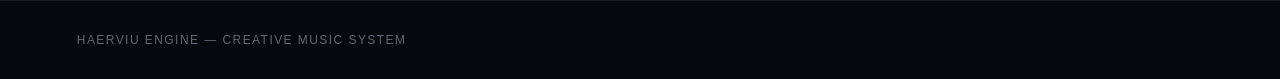
<file: privacy.html>
<!DOCTYPE html>
<html lang="en">

<head>

<meta charset="UTF-8">
<meta name="viewport" content="width=device-width, initial-scale=1.0">

<title>Privacy Policy — HAERVIU ENGINE</title>

<style>

:root{
    --bg:#07080d;
    --line:rgba(255,255,255,.12);
    --text:#f4f4f7;
    --muted:#858997;
    --accent:#7383ff;
}

*{
    box-sizing:border-box;
    margin:0;
    padding:0;
}

html{
    scroll-behavior:smooth;
}

body{
    min-height:100vh;

    background:
        radial-gradient(
            circle at 82% 18%,
            rgba(90,110,180,.13),
            transparent 28%
        ),
        linear-gradient(
            180deg,
            #07080d,
            #090b12 55%,
            #07080d
        );

    color:var(--text);

    font-family:
        Inter,
        -apple-system,
        BlinkMacSystemFont,
        "Segoe UI",
        sans-serif;

    overflow-x:hidden;
}

body::before{
    content:"";

    position:fixed;

    inset:-20%;

    border:1px solid rgba(255,255,255,.045);

    border-radius:50%;

    transform:rotate(-18deg);

    pointer-events:none;
}

a{
    color:inherit;
    text-decoration:none;
}


/* =====================================
   HEADER
===================================== */

.he-header{
    height:104px;

    display:flex;
    align-items:center;
    justify-content:space-between;

    padding:0 6vw;

    border-bottom:1px solid rgba(255,255,255,.08);

    position:sticky;
    top:0;

    z-index:100;

    background:rgba(7,8,13,.92);

    backdrop-filter:blur(18px);
    -webkit-backdrop-filter:blur(18px);
}

.he-brand{
    display:flex;
    align-items:center;
    gap:20px;
}

.he-logo{
    width:58px;
    height:58px;

    border:1px solid var(--line);

    border-radius:17px;

    display:grid;
    place-items:center;

    font-family:Georgia,serif;
    font-size:28px;

    background:
        linear-gradient(
            145deg,
            rgba(255,255,255,.07),
            rgba(255,255,255,.015)
        );
}

.he-brand-name{
    font-size:17px;

    font-weight:800;

    letter-spacing:.22em;
}


/* =====================================
   HAMBURGER — ALWAYS VISIBLE
===================================== */

.he-menu-button{
    display:flex !important;

    align-items:center;
    justify-content:center;

    width:58px;
    height:58px;

    flex-shrink:0;

    border:1px solid var(--line);
    border-radius:17px;

    background:rgba(255,255,255,.02);

    color:#ffffff;

    font-size:26px;
    line-height:1;

    cursor:pointer;

    position:relative;

    z-index:1003;

    visibility:visible !important;
    opacity:1 !important;

    -webkit-appearance:none;
    appearance:none;
}

.he-menu-button:hover{
    background:rgba(255,255,255,.08);

    border-color:
        rgba(255,255,255,.30);
}


/* =====================================
   DARK OVERLAY
===================================== */

.he-menu-overlay{
    position:fixed;

    inset:0;

    background:rgba(0,0,0,.65);

    opacity:0;

    pointer-events:none;

    transition:opacity .3s ease;

    z-index:1000;
}

.he-menu-overlay.active{
    opacity:1;

    pointer-events:auto;
}


/* =====================================
   SIDE NAVIGATION
===================================== */

.he-navigation{
    position:fixed;

    top:0;
    right:0;

    width:min(440px,100vw);

    height:100vh;

    padding:125px 55px 50px;

    display:flex !important;

    flex-direction:column;

    background:#0b0d13;

    border-left:
        1px solid rgba(255,255,255,.10);

    transform:translateX(100%);

    transition:transform .35s ease;

    z-index:1002;

    box-shadow:
        -30px 0 80px rgba(0,0,0,.40);
}

.he-navigation.active{
    transform:translateX(0);
}

.he-navigation a{
    display:block;

    padding:20px 0;

    border-bottom:
        1px solid rgba(255,255,255,.08);

    font-size:22px;

    font-weight:700;

    color:#f4f4f7;

    transition:.2s ease;
}

.he-navigation a:hover{
    color:var(--accent);

    padding-left:8px;
}


/* =====================================
   MAIN
===================================== */

.he-main{
    max-width:1100px;

    margin:auto;

    padding:85px 6vw 130px;

    position:relative;

    z-index:1;
}

.he-kicker{
    color:#8e92a2;

    letter-spacing:.35em;

    font-size:12px;

    font-weight:800;

    margin-bottom:28px;
}

.he-title{
    font-size:clamp(58px,8vw,108px);

    line-height:.88;

    letter-spacing:-.075em;

    font-weight:900;

    margin-bottom:55px;
}


/* =====================================
   PRIVACY CONTENT
===================================== */

.he-content{
    max-width:800px;

    border-top:
        1px solid rgba(255,255,255,.10);
}

.he-section{
    padding:38px 0;

    border-bottom:
        1px solid rgba(255,255,255,.10);
}

.he-section h2{
    font-size:27px;

    letter-spacing:-.03em;

    margin-bottom:16px;
}

.he-section p{
    color:#aeb2bf;

    font-size:16px;

    line-height:1.8;
}


/* =====================================
   FOOTER
===================================== */

.he-footer{
    border-top:
        1px solid rgba(255,255,255,.08);

    padding:32px 6vw;

    color:#626674;

    font-size:12px;

    letter-spacing:.12em;
}


/* =====================================
   MOBILE
===================================== */

@media(max-width:800px){

    .he-header{
        height:88px;

        padding:0 26px;
    }

    .he-logo,
    .he-menu-button{
        width:50px;
        height:50px;
    }

    .he-brand-name{
        font-size:14px;

        letter-spacing:.18em;
    }

    .he-main{
        padding:65px 26px 90px;
    }

    .he-title{
        font-size:
            clamp(
                55px,
                14vw,
                90px
            );
    }

    .he-navigation{
        width:100vw;

        padding:115px 40px 50px;
    }

    .he-navigation a{
        font-size:28px;
    }
}


@media(max-width:480px){

    .he-brand-name{
        font-size:11px;

        letter-spacing:.16em;
    }

    .he-section h2{
        font-size:23px;
    }
}

</style>

</head>


<body>


<!-- HEADER -->

<header class="he-header">

    <a
        class="he-brand"
        href="index.html"
    >

        <div class="he-logo">
            H
        </div>

        <div class="he-brand-name">
            HAERVIU ENGINE
        </div>

    </a>


    <button
        type="button"
        class="he-menu-button"
        id="heMenuButton"
        aria-label="Open navigation"
    >
        ☰
    </button>

</header>


<!-- OVERLAY -->

<div
    class="he-menu-overlay"
    id="heMenuOverlay"
></div>


<!-- NAVIGATION -->

<nav
    class="he-navigation"
    id="heNavigation"
>

    <a href="index.html">
        Home
    </a>

    <a href="studio.html">
        Studio
    </a>

    <a href="methods.html">
        Methods
    </a>

    <a href="setup.html">
        Setup
    </a>

    <a href="support.html">
        Support
    </a>

    <a href="privacy.html">
        Privacy Policy
    </a>

</nav>


<!-- MAIN -->

<main class="he-main">

    <div class="he-kicker">
        HAERVIU ENGINE / LEGAL
    </div>


    <h1 class="he-title">
        Privacy<br>
        Policy.
    </h1>


    <div class="he-content">


        <section class="he-section">

            <h2>
                Information
            </h2>

            <p>
                HAERVIU ENGINE respects your privacy.
                This website is designed as a creative platform
                dedicated to music production, studio workflow
                and creative systems.
            </p>

        </section>


        <section class="he-section">

            <h2>
                Data Collection
            </h2>

            <p>
                Personal information is not intentionally collected
                unless you voluntarily provide it through a contact
                or support request.
            </p>

        </section>


        <section class="he-section">

            <h2>
                Data Usage
            </h2>

            <p>
                Information voluntarily provided may be used only
                to respond to requests and provide support.
            </p>

        </section>


        <section class="he-section">

            <h2>
                Cookies
            </h2>

            <p>
                This website may use essential technical technologies
                required for normal operation.
            </p>

        </section>


        <section class="he-section">

            <h2>
                Third-Party Services
            </h2>

            <p>
                External links may direct users to third-party
                websites. HAERVIU ENGINE is not responsible
                for the privacy practices of external services.
            </p>

        </section>


        <section class="he-section">

            <h2>
                Contact
            </h2>

            <p>
                For questions regarding privacy or information,
                please use the HAERVIU ENGINE support section.
            </p>

        </section>


    </div>

</main>


<!-- FOOTER -->

<footer class="he-footer">

    HAERVIU ENGINE — CREATIVE MUSIC SYSTEM

</footer>


<!-- JAVASCRIPT -->

<script>

document.addEventListener(
    "DOMContentLoaded",
    function(){

        const button =
            document.getElementById(
                "heMenuButton"
            );

        const navigation =
            document.getElementById(
                "heNavigation"
            );

        const overlay =
            document.getElementById(
                "heMenuOverlay"
            );


        function openMenu(){

            navigation.classList.add(
                "active"
            );

            overlay.classList.add(
                "active"
            );

            button.innerHTML = "✕";

            document.body.style.overflow =
                "hidden";

        }


        function closeMenu(){

            navigation.classList.remove(
                "active"
            );

            overlay.classList.remove(
                "active"
            );

            button.innerHTML = "☰";

            document.body.style.overflow =
                "";

        }


        button.addEventListener(
            "click",
            function(){

                if(
                    navigation.classList.contains(
                        "active"
                    )
                ){

                    closeMenu();

                }else{

                    openMenu();

                }

            }
        );


        overlay.addEventListener(
            "click",
            closeMenu
        );


        navigation
            .querySelectorAll("a")
            .forEach(
                function(link){

                    link.addEventListener(
                        "click",
                        closeMenu
                    );

                }
            );


        document.addEventListener(
            "keydown",
            function(event){

                if(
                    event.key === "Escape"
                ){

                    closeMenu();

                }

            }
        );

    }
);

</script>


</body>
</html>
</file>
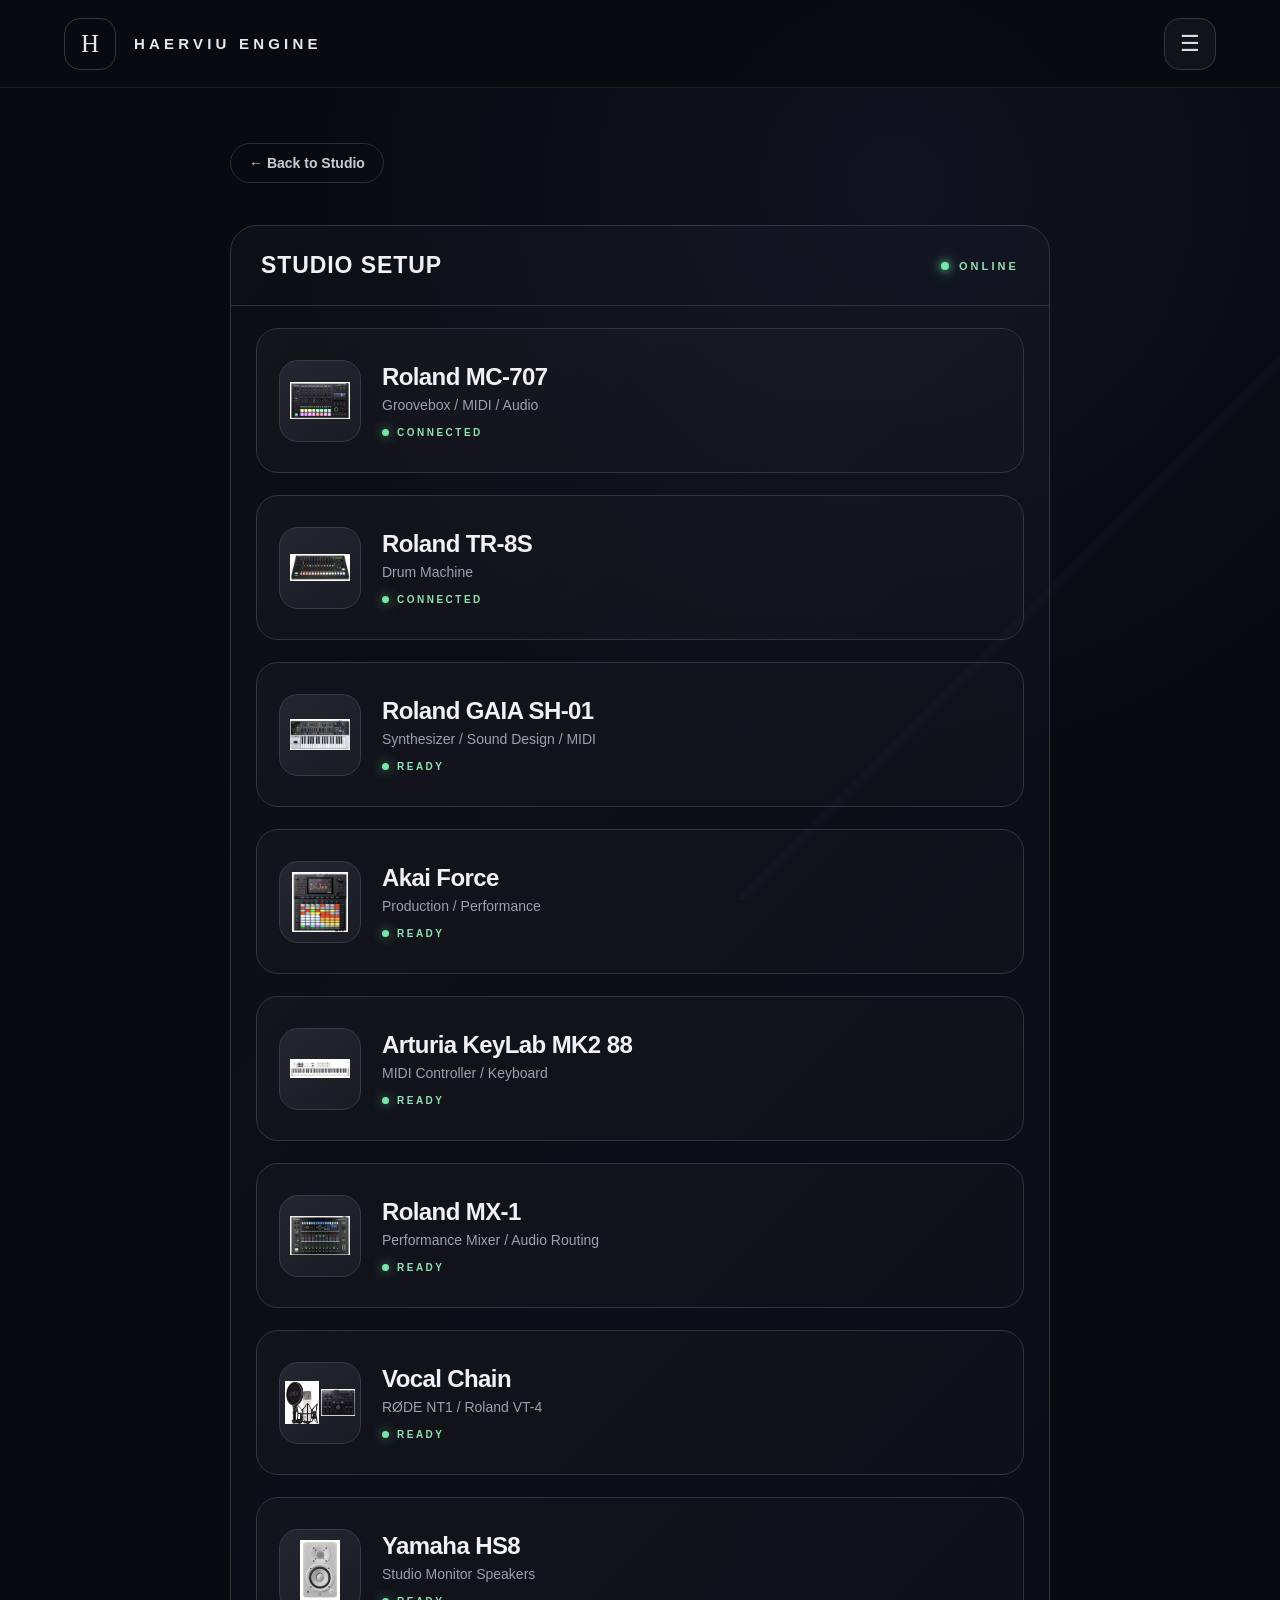
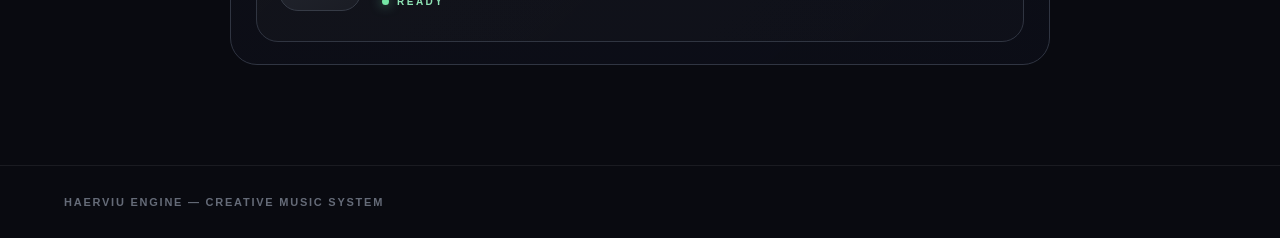
<file: setup.html>
<!DOCTYPE html>
<html lang="en">
<head>
<meta charset="UTF-8">
<meta name="viewport" content="width=device-width, initial-scale=1.0">

<title>Haerviu Engine — Studio Setup</title>

<style>

:root{
    --bg:#090a10;
    --panel:#12141d;
    --panel-soft:#171923;
    --line:#2a2e3b;
    --text:#f1f2f5;
    --muted:#9ba1af;
    --green:#75e6a5;
}

*{
    box-sizing:border-box;
    margin:0;
    padding:0;
}

html{
    scroll-behavior:smooth;
}

body{
    font-family:Inter,-apple-system,BlinkMacSystemFont,"Segoe UI",sans-serif;
    background:
        radial-gradient(
            circle at 70% 10%,
            rgba(75,88,170,.10),
            transparent 32%
        ),
        var(--bg);
    color:var(--text);
    min-height:100vh;
    overflow-x:hidden;
}

body::before{
    content:"";
    position:fixed;
    inset:0;
    pointer-events:none;
    background:
        linear-gradient(
            135deg,
            transparent 0%,
            transparent 75%,
            rgba(100,120,200,.04) 75.1%,
            transparent 76%
        );
}

a{
    color:inherit;
    text-decoration:none;
}


/* =========================================================
   HEADER
========================================================= */

header{
    height:88px;
    display:flex;
    align-items:center;
    justify-content:space-between;
    padding:0 5vw;
    border-bottom:1px solid rgba(255,255,255,.08);
    background:rgba(10,11,16,.94);
    position:relative;
    z-index:1001;
}

.brand{
    display:flex;
    align-items:center;
    gap:18px;
}

.logo{
    width:52px;
    height:52px;
    border:1px solid #303541;
    border-radius:16px;
    display:grid;
    place-items:center;
    font-family:Georgia,serif;
    font-size:25px;
    color:#e7e8ec;
}

.brand-name{
    font-size:15px;
    font-weight:800;
    letter-spacing:.28em;
    color:#e7e8ec;
}


/* =========================================================
   HAMBURGER
========================================================= */

.menu-toggle{
    width:52px;
    height:52px;
    border:1px solid #303541;
    border-radius:16px;
    background:#11131a;
    color:#d9dce4;
    font-size:22px;
    cursor:pointer;
    display:grid;
    place-items:center;
    transition:.25s ease;
    position:relative;
    z-index:1003;
}

.menu-toggle:hover{
    border-color:#59606f;
    background:#171a23;
}


/* =========================================================
   FULLSCREEN MENU
========================================================= */

.menu-overlay{
    position:fixed;
    inset:0;
    background:#0d1015;
    z-index:1000;

    opacity:0;
    visibility:hidden;
    pointer-events:none;

    transition:
        opacity .3s ease,
        visibility .3s ease;
}

.menu-overlay.active{
    opacity:1;
    visibility:visible;
    pointer-events:auto;
}

.menu-content{
    width:min(100% - 80px, 445px);

    margin-left:auto;

    padding-top:220px;
    padding-right:7vw;

    transform:translateX(40px);
    opacity:0;

    transition:
        transform .35s ease,
        opacity .35s ease;
}

.menu-overlay.active .menu-content{
    transform:translateX(0);
    opacity:1;
}

.menu-content a{
    display:block;

    padding:19px 0;

    border-bottom:1px solid #252a33;

    font-size:42px;
    font-weight:800;

    letter-spacing:-.045em;

    color:#e8e9ed;

    transition:.2s ease;
}

.menu-content a:hover{
    color:var(--green);
    padding-left:10px;
}


/* =========================================================
   MAIN
========================================================= */

main{
    width:min(100% - 48px, 820px);
    margin:0 auto;
    padding:55px 0 100px;
    position:relative;
    z-index:1;
}

.back{
    display:inline-flex;
    align-items:center;
    gap:8px;

    margin-bottom:42px;

    padding:11px 18px;

    border:1px solid #292e38;
    border-radius:999px;

    color:#c9ccd4;

    font-size:14px;
    font-weight:600;

    transition:.2s ease;
}

.back:hover{
    background:#181b24;
    border-color:#434a58;
}


/* =========================================================
   SETUP PANEL
========================================================= */

.setup{
    border:1px solid #303542;
    border-radius:27px;

    overflow:hidden;

    background:
        linear-gradient(
            135deg,
            rgba(255,255,255,.025),
            rgba(50,60,120,.07)
        );
}

.setup-head{
    display:flex;
    justify-content:space-between;
    align-items:center;

    padding:26px 30px;

    border-bottom:1px solid #2d323d;
}

.setup-title{
    font-size:23px;
    font-weight:800;
    letter-spacing:.04em;
}

.online{
    display:flex;
    align-items:center;
    gap:10px;

    color:#91dfb5;

    font-size:11px;
    font-weight:800;
    letter-spacing:.28em;
}

.online-dot{
    width:8px;
    height:8px;

    border-radius:50%;

    background:var(--green);

    box-shadow:
        0 0 8px var(--green),
        0 0 18px rgba(117,230,165,.45);
}


/* =========================================================
   INSTRUMENT
========================================================= */

.instrument{
    margin:22px 25px;

    min-height:145px;

    padding:26px 22px;

    display:flex;
    align-items:center;
    gap:21px;

    border:1px solid #303541;
    border-radius:22px;

    background:
        linear-gradient(
            135deg,
            rgba(255,255,255,.025),
            rgba(255,255,255,.01)
        );

    transition:.25s ease;
}

.instrument:hover{
    transform:translateY(-2px);
    border-color:#454d5d;
    background:rgba(255,255,255,.035);
}


/* =========================================================
   REAL IMAGES
========================================================= */

.instrument-icon{
    width:82px;
    height:82px;

    flex-shrink:0;

    border:1px solid #363b46;
    border-radius:19px;

    display:flex;
    align-items:center;
    justify-content:center;

    overflow:hidden;

    background:
        linear-gradient(
            145deg,
            #242730,
            #1a1c24
        );
}

.instrument-icon img{
    width:100%;
    height:100%;

    object-fit:contain;

    padding:10px;

    display:block;
}

.instrument-info{
    flex:1;
    min-width:0;
}

.instrument-name{
    font-size:24px;
    font-weight:800;
    letter-spacing:-.025em;

    margin-bottom:6px;
}

.instrument-type{
    color:var(--muted);

    font-size:14px;

    margin-bottom:14px;
}

.connected{
    display:flex;
    align-items:center;
    gap:8px;

    color:#8ee2b4;

    font-size:10px;
    font-weight:800;

    letter-spacing:.25em;
}

.connected-dot{
    width:7px;
    height:7px;

    border-radius:50%;

    background:var(--green);

    box-shadow:0 0 12px rgba(117,230,165,.7);
}


/* =========================================================
   VOCAL CHAIN DOUBLE IMAGE
========================================================= */

.vocal-icons{
    width:82px;
    height:82px;

    flex-shrink:0;

    border:1px solid #363b46;
    border-radius:19px;

    display:flex;
    align-items:center;
    justify-content:center;
    gap:2px;

    padding:6px;

    background:
        linear-gradient(
            145deg,
            #242730,
            #1a1c24
        );
}

.vocal-icons img{
    width:50%;
    height:100%;

    object-fit:contain;
}


/* =========================================================
   FOOTER
========================================================= */

footer{
    border-top:1px solid rgba(255,255,255,.07);

    padding:30px 5vw;

    color:#656b78;

    font-size:11px;
    font-weight:600;

    letter-spacing:.16em;
}


/* =========================================================
   MOBILE
========================================================= */

@media(max-width:700px){

    header{
        height:78px;
        padding:0 22px;
    }

    .logo{
        width:46px;
        height:46px;
        border-radius:14px;
        font-size:22px;
    }

    .brand{
        gap:13px;
    }

    .brand-name{
        font-size:12px;
        letter-spacing:.20em;
    }

    .menu-toggle{
        width:46px;
        height:46px;
        border-radius:14px;
    }

    main{
        width:min(100% - 32px, 820px);
        padding-top:35px;
    }

    .menu-content{
        width:calc(100% - 50px);
        padding-top:150px;
        padding-right:0;
        margin:auto;
    }

    .menu-content a{
        font-size:34px;
    }

    .setup-head{
        padding:22px;
    }

    .setup-title{
        font-size:20px;
    }

    .instrument{
        margin:16px;
        padding:20px 16px;
        min-height:125px;
        gap:15px;
    }

    .instrument-icon,
    .vocal-icons{
        width:68px;
        height:68px;
        border-radius:16px;
    }

    .instrument-icon img{
        padding:7px;
    }

    .instrument-name{
        font-size:19px;
    }

    .instrument-type{
        font-size:12px;
    }

}

</style>
</head>


<body>


<!-- =====================================================
HEADER
===================================================== -->

<header>

    <a class="brand" href="index.html">

        <div class="logo">H</div>

        <div class="brand-name">
            HAERVIU ENGINE
        </div>

    </a>


    <button
        class="menu-toggle"
        id="menuToggle"
        aria-label="Open menu"
        aria-expanded="false"
    >
        ☰
    </button>

</header>


<!-- =====================================================
FULLSCREEN NAVIGATION
===================================================== -->

<nav
    class="menu-overlay"
    id="menuOverlay"
    aria-label="Main navigation"
>

    <div class="menu-content">

        <a href="index.html">Home</a>

        <a href="studio.html">Studio</a>

        <a href="methods.html">Methods</a>

        <a href="setup.html">Setup</a>

        <a href="support.html">Support</a>

        <a href="privacy.html">Privacy Policy</a>

    </div>

</nav>


<!-- =====================================================
MAIN
===================================================== -->

<main>


    <a class="back" href="studio.html">
        ← Back to Studio
    </a>


    <section class="setup">


        <!-- HEADER -->

        <div class="setup-head">

            <div class="setup-title">
                STUDIO SETUP
            </div>

            <div class="online">

                <span class="online-dot"></span>

                ONLINE

            </div>

        </div>


        <!-- MC-707 -->

        <div class="instrument">

            <div class="instrument-icon">

                <img
                    src="images/mc-707.webp"
                    alt="Roland MC-707"
                >

            </div>

            <div class="instrument-info">

                <div class="instrument-name">
                    Roland MC-707
                </div>

                <div class="instrument-type">
                    Groovebox / MIDI / Audio
                </div>

                <div class="connected">

                    <span class="connected-dot"></span>

                    CONNECTED

                </div>

            </div>

        </div>


        <!-- TR-8S -->

        <div class="instrument">

            <div class="instrument-icon">

                <img
                    src="images/tr-8s.webp"
                    alt="Roland TR-8S"
                >

            </div>

            <div class="instrument-info">

                <div class="instrument-name">
                    Roland TR-8S
                </div>

                <div class="instrument-type">
                    Drum Machine
                </div>

                <div class="connected">

                    <span class="connected-dot"></span>

                    CONNECTED

                </div>

            </div>

        </div>


        <!-- GAIA SH-01 -->

        <div class="instrument">

            <div class="instrument-icon">

                <img
                    src="images/roland-gaia-sh01.webp"
                    alt="Roland GAIA SH-01"
                >

            </div>

            <div class="instrument-info">

                <div class="instrument-name">
                    Roland GAIA SH-01
                </div>

                <div class="instrument-type">
                    Synthesizer / Sound Design / MIDI
                </div>

                <div class="connected">

                    <span class="connected-dot"></span>

                    READY

                </div>

            </div>

        </div>


        <!-- AKAI FORCE -->

        <div class="instrument">

            <div class="instrument-icon">

                <img
                    src="images/akai-force.webp"
                    alt="Akai Force"
                >

            </div>

            <div class="instrument-info">

                <div class="instrument-name">
                    Akai Force
                </div>

                <div class="instrument-type">
                    Production / Performance
                </div>

                <div class="connected">

                    <span class="connected-dot"></span>

                    READY

                </div>

            </div>

        </div>


        <!-- ARTURIA KEYLAB -->

        <div class="instrument">

            <div class="instrument-icon">

                <img
                    src="images/keylab-mk2-88.webp"
                    alt="Arturia KeyLab MK2 88"
                >

            </div>

            <div class="instrument-info">

                <div class="instrument-name">
                    Arturia KeyLab MK2 88
                </div>

                <div class="instrument-type">
                    MIDI Controller / Keyboard
                </div>

                <div class="connected">

                    <span class="connected-dot"></span>

                    READY

                </div>

            </div>

        </div>


        <!-- MX-1 -->

        <div class="instrument">

            <div class="instrument-icon">

                <img
                    src="images/mx-1.webp"
                    alt="Roland MX-1"
                >

            </div>

            <div class="instrument-info">

                <div class="instrument-name">
                    Roland MX-1
                </div>

                <div class="instrument-type">
                    Performance Mixer / Audio Routing
                </div>

                <div class="connected">

                    <span class="connected-dot"></span>

                    READY

                </div>

            </div>

        </div>


        <!-- VOCAL CHAIN -->

        <div class="instrument">

            <div class="vocal-icons">

                <img
                    src="images/rode-nt1.webp"
                    alt="RØDE NT1"
                >

                <img
                    src="images/vt-4.webp"
                    alt="Roland VT-4"
                >

            </div>

            <div class="instrument-info">

                <div class="instrument-name">
                    Vocal Chain
                </div>

                <div class="instrument-type">
                    RØDE NT1 / Roland VT-4
                </div>

                <div class="connected">

                    <span class="connected-dot"></span>

                    READY

                </div>

            </div>

        </div>


        <!-- YAMAHA HS8 -->

        <div class="instrument">

            <div class="instrument-icon">

                <img
                    src="images/yamaha-hs8.webp"
                    alt="Yamaha HS8"
                >

            </div>

            <div class="instrument-info">

                <div class="instrument-name">
                    Yamaha HS8
                </div>

                <div class="instrument-type">
                    Studio Monitor Speakers
                </div>

                <div class="connected">

                    <span class="connected-dot"></span>

                    READY

                </div>

            </div>

        </div>


    </section>

</main>


<footer>

    HAERVIU ENGINE — CREATIVE MUSIC SYSTEM

</footer>


<!-- =====================================================
MENU SCRIPT
===================================================== -->

<script>

document.addEventListener("DOMContentLoaded", function(){

    const menuToggle = document.getElementById("menuToggle");
    const menuOverlay = document.getElementById("menuOverlay");

    function openMenu(){

        menuOverlay.classList.add("active");

        menuToggle.innerHTML = "×";

        menuToggle.setAttribute(
            "aria-label",
            "Close menu"
        );

        menuToggle.setAttribute(
            "aria-expanded",
            "true"
        );

        document.body.style.overflow = "hidden";
    }


    function closeMenu(){

        menuOverlay.classList.remove("active");

        menuToggle.innerHTML = "☰";

        menuToggle.setAttribute(
            "aria-label",
            "Open menu"
        );

        menuToggle.setAttribute(
            "aria-expanded",
            "false"
        );

        document.body.style.overflow = "";
    }


    menuToggle.addEventListener("click", function(){

        if(menuOverlay.classList.contains("active")){
            closeMenu();
        }else{
            openMenu();
        }

    });


    document.addEventListener("keydown", function(event){

        if(event.key === "Escape"){
            closeMenu();
        }

    });


});

</script>


</body>
</html>
</file>
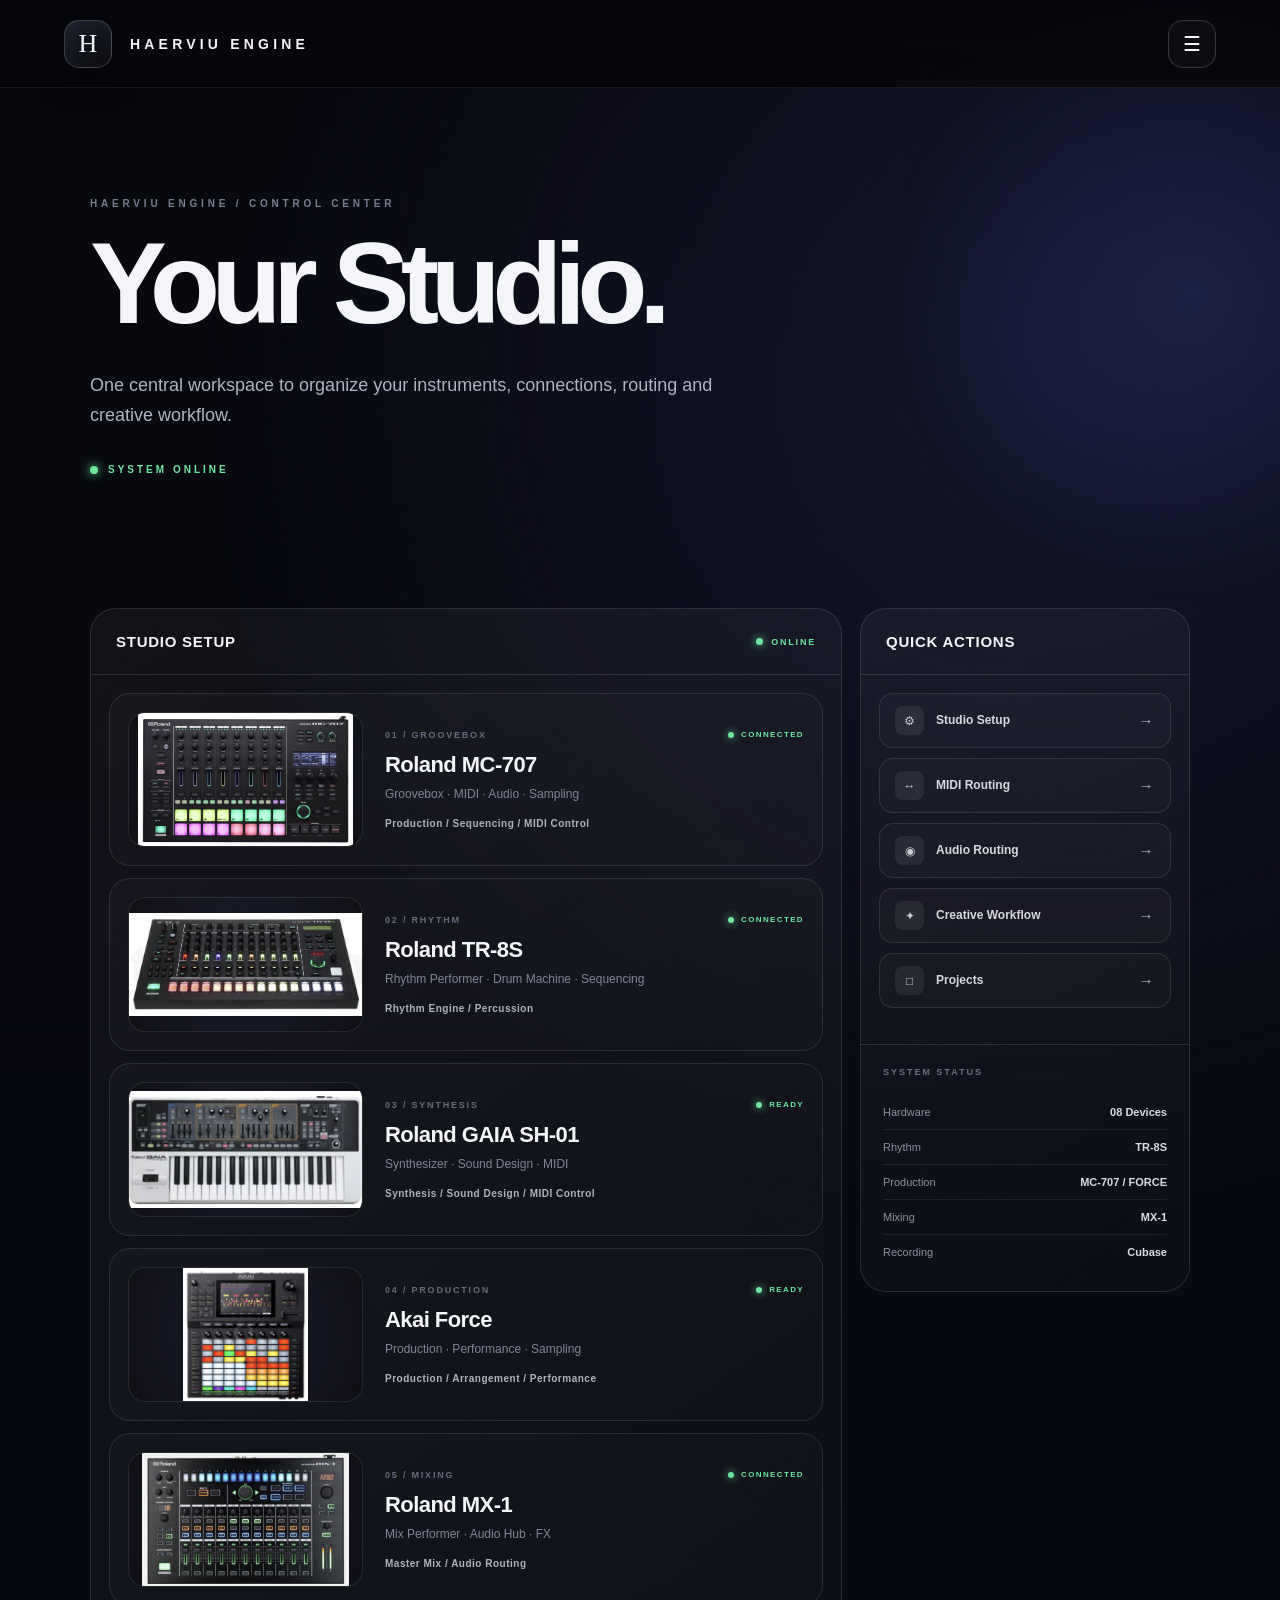
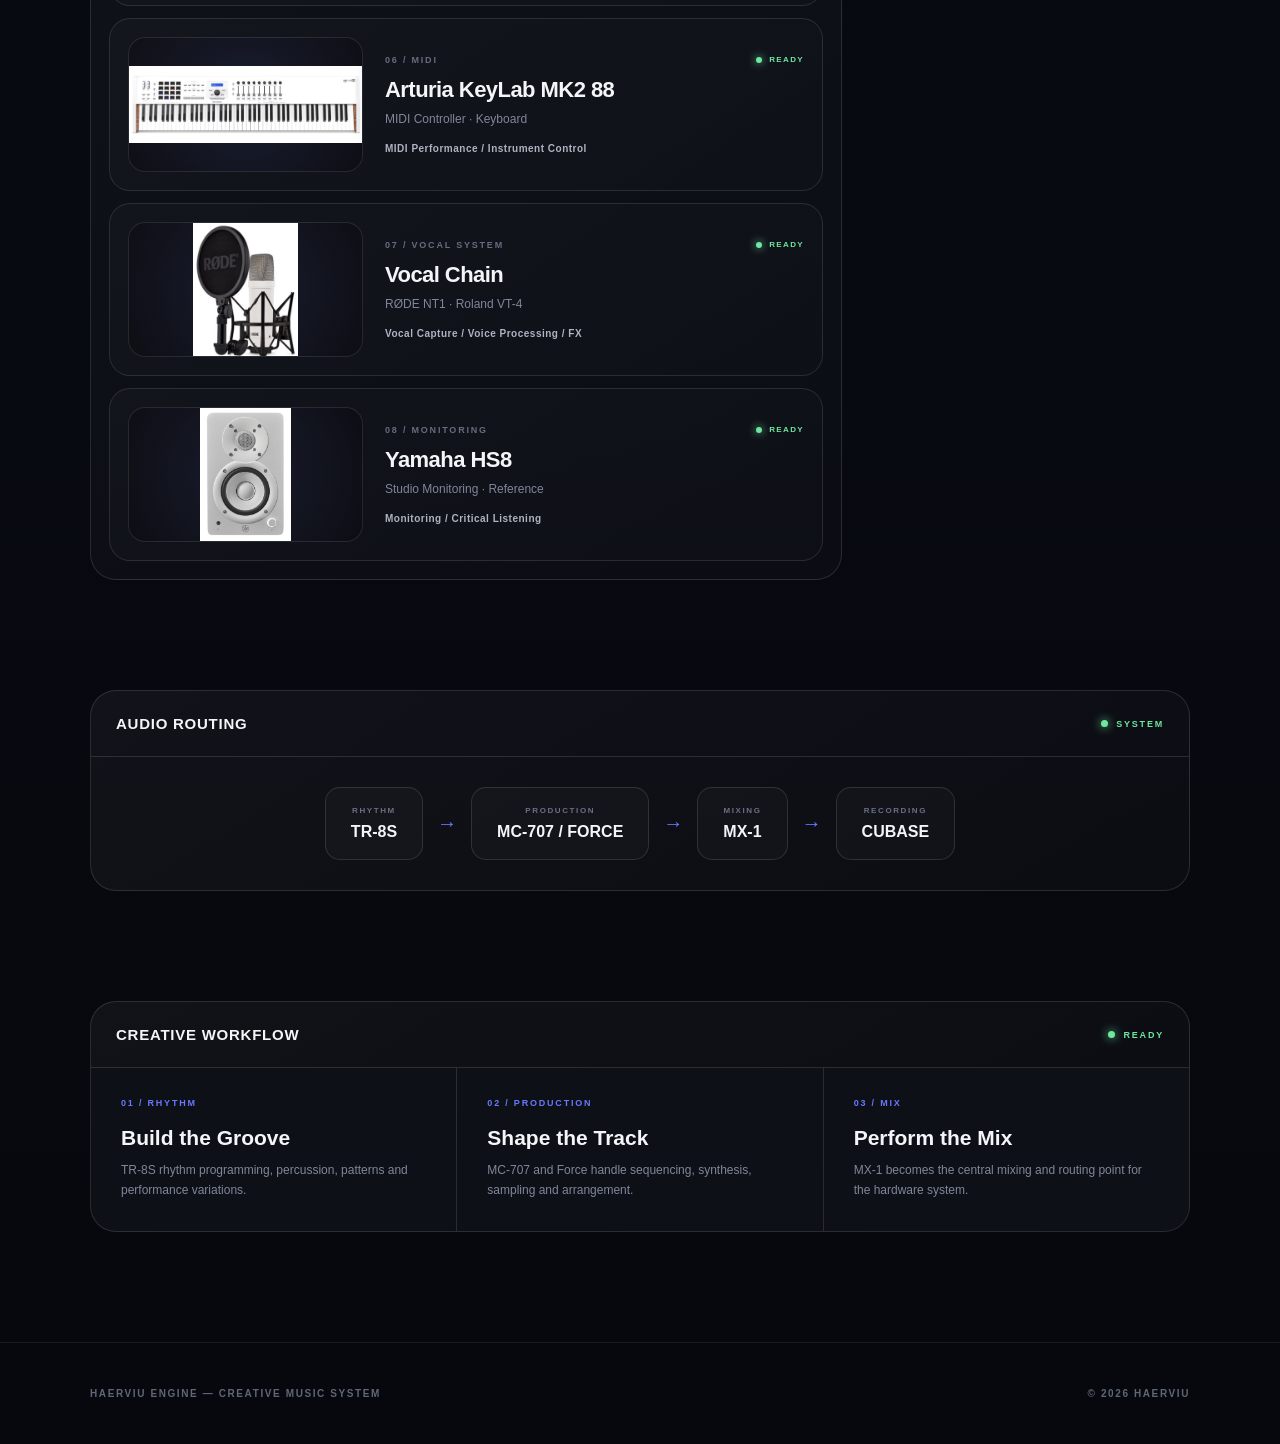
<file: studio.html>
<!DOCTYPE html>
<html lang="en">
<head>

<meta charset="UTF-8">
<meta name="viewport" content="width=device-width, initial-scale=1.0">

<title>Haerviu Engine — Studio</title>

<style>

/* =========================================================
   HAERVIU ENGINE — STUDIO
   COMPLETE FILE
========================================================= */

:root{
    --bg:#07080d;
    --panel:#0d1017;
    --panel2:#11151e;

    --line:rgba(255,255,255,.12);
    --line2:rgba(255,255,255,.18);

    --text:#f4f5f8;
    --muted:#858b9b;

    --blue:#6878ff;
    --green:#6ee7a0;
}

*{
    box-sizing:border-box;
    margin:0;
    padding:0;
}

html{
    scroll-behavior:smooth;
}

body{
    font-family:
        Inter,
        -apple-system,
        BlinkMacSystemFont,
        "Segoe UI",
        sans-serif;

    background:
        radial-gradient(
            circle at 82% 12%,
            rgba(78,92,190,.16),
            transparent 30%
        ),
        linear-gradient(
            180deg,
            #07080d 0%,
            #080a12 55%,
            #07080d 100%
        );

    color:var(--text);

    min-height:100vh;
    overflow-x:hidden;
}

body::before{
    content:"";

    position:fixed;
    inset:0;

    pointer-events:none;

    opacity:.16;

    background-image:
        linear-gradient(
            rgba(255,255,255,.025) 1px,
            transparent 1px
        ),
        linear-gradient(
            90deg,
            rgba(255,255,255,.025) 1px,
            transparent 1px
        );

    background-size:80px 80px;

    mask-image:
        linear-gradient(
            to bottom,
            black,
            transparent 80%
        );

    z-index:-1;
}

a{
    color:inherit;
    text-decoration:none;
}

button{
    font:inherit;
}


/* =========================================================
   HEADER
========================================================= */

header{
    height:88px;

    display:flex;
    align-items:center;
    justify-content:space-between;

    padding:0 5vw;

    position:sticky;
    top:0;

    z-index:100;

    background:rgba(7,8,13,.94);

    backdrop-filter:blur(20px);
    -webkit-backdrop-filter:blur(20px);

    border-bottom:
        1px solid rgba(255,255,255,.08);
}

.brand{
    display:flex;
    align-items:center;
    gap:18px;

    position:relative;
    z-index:102;
}

.logo{
    width:48px;
    height:48px;

    display:flex;
    align-items:center;
    justify-content:center;

    border:
        1px solid rgba(255,255,255,.20);

    border-radius:15px;

    background:
        linear-gradient(
            145deg,
            #1b1f2a,
            #08090d
        );

    font-family:Georgia,serif;
    font-size:26px;

    box-shadow:
        inset 0 0 22px rgba(255,255,255,.04),
        0 10px 30px rgba(0,0,0,.35);
}

.brand-name{
    font-size:14px;
    font-weight:800;
    letter-spacing:.30em;
}


/* =========================================================
   MENU BUTTON
========================================================= */

.menu{
    width:48px;
    height:48px;

    display:grid;
    place-items:center;

    border:
        1px solid var(--line2);

    border-radius:15px;

    background:
        rgba(255,255,255,.025);

    color:white;

    cursor:pointer;

    font-size:20px;

    position:relative;
    z-index:102;
}


/* =========================================================
   SIDE MENU
========================================================= */

.nav-links{
    position:fixed;

    top:88px;
    right:0;

    width:min(420px,100%);
    height:calc(100vh - 88px);

    display:flex;
    flex-direction:column;

    align-items:flex-start;

    padding:52px 5vw;

    gap:26px;

    background:
        rgba(7,8,13,.98);

    backdrop-filter:blur(20px);
    -webkit-backdrop-filter:blur(20px);

    border-left:
        1px solid var(--line);

    transform:translateX(100%);

    transition:
        transform .35s ease;

    z-index:101;
}

.nav-links.open{
    transform:translateX(0);
}

.nav-links a{
    font-size:
        clamp(24px,4vw,40px);

    font-weight:700;

    letter-spacing:-.03em;

    color:#dfe2e9;

    transition:.2s ease;
}

.nav-links a:hover{
    color:white;
    transform:translateX(8px);
}


/* =========================================================
   MAIN
========================================================= */

main{
    width:min(1100px,90vw);
    margin:auto;
}


/* =========================================================
   HERO
========================================================= */

.hero{
    min-height:520px;

    padding:110px 0 70px;

    position:relative;
}

.hero::after{
    content:"";

    position:absolute;

    width:650px;
    height:650px;

    right:-330px;
    top:-120px;

    border-radius:50%;

    background:
        radial-gradient(
            circle,
            rgba(82,98,230,.18),
            transparent 68%
        );

    pointer-events:none;
}

.hero-content{
    position:relative;
    z-index:1;
}

.hero-label{
    margin-bottom:25px;

    color:#777f92;

    font-size:10px;
    font-weight:800;

    letter-spacing:.38em;

    text-transform:uppercase;
}

.hero h1{
    font-size:
        clamp(68px,9vw,116px);

    line-height:.86;

    letter-spacing:-.075em;

    font-weight:900;

    max-width:800px;
}

.hero-description{
    max-width:690px;

    margin-top:38px;

    color:#aeb4c2;

    font-size:18px;

    line-height:1.65;
}

.hero-status{
    display:flex;
    align-items:center;

    gap:10px;

    margin-top:34px;

    color:var(--green);

    font-size:10px;
    font-weight:800;

    letter-spacing:.30em;
}

.status-dot{
    width:8px;
    height:8px;

    flex:0 0 auto;

    border-radius:50%;

    background:var(--green);

    box-shadow:
        0 0 10px var(--green),
        0 0 25px rgba(110,231,160,.35);
}


/* =========================================================
   STUDIO LAYOUT
========================================================= */

.studio-layout{
    display:grid;

    grid-template-columns:
        minmax(0,1fr) 330px;

    align-items:start;

    gap:18px;

    padding-bottom:110px;
}


/* =========================================================
   PANELS
========================================================= */

.panel{
    min-width:0;

    border:
        1px solid var(--line);

    border-radius:26px;

    overflow:hidden;

    background:
        linear-gradient(
            145deg,
            rgba(255,255,255,.045),
            rgba(255,255,255,.018)
        );
}

.panel-header{
    min-height:66px;

    display:flex;
    align-items:center;
    justify-content:space-between;

    padding:0 25px;

    border-bottom:
        1px solid var(--line);
}

.panel-title{
    font-size:15px;
    font-weight:800;

    letter-spacing:.05em;
}

.online{
    display:flex;
    align-items:center;

    gap:8px;

    color:var(--green);

    font-size:9px;
    font-weight:800;

    letter-spacing:.20em;
}

.online-dot{
    width:7px;
    height:7px;

    flex:0 0 auto;

    border-radius:50%;

    background:var(--green);

    box-shadow:
        0 0 10px var(--green);
}


/* =========================================================
   HARDWARE
========================================================= */

.hardware-list{
    padding:18px;
}

.hardware-card{
    min-height:170px;

    display:flex;
    align-items:center;

    gap:22px;

    margin-bottom:12px;

    padding:18px;

    border:
        1px solid rgba(255,255,255,.11);

    border-radius:21px;

    background:
        linear-gradient(
            145deg,
            rgba(255,255,255,.025),
            rgba(255,255,255,.012)
        );

    transition:
        border-color .25s ease,
        transform .25s ease,
        background .25s ease;
}

.hardware-card:last-child{
    margin-bottom:0;
}

.hardware-card:hover{
    border-color:
        rgba(255,255,255,.25);

    background:
        linear-gradient(
            145deg,
            rgba(255,255,255,.045),
            rgba(255,255,255,.018)
        );

    transform:translateY(-2px);
}

.hardware-image{
    width:235px;
    height:135px;

    flex:0 0 235px;

    display:flex;
    align-items:center;
    justify-content:center;

    overflow:hidden;

    border:
        1px solid rgba(255,255,255,.10);

    border-radius:17px;

    background:
        radial-gradient(
            circle at 50% 50%,
            rgba(74,88,180,.13),
            rgba(0,0,0,.22)
        );
}

.hardware-image img{
    width:100%;
    height:100%;

    object-fit:contain;

    display:block;
}

.hardware-info{
    flex:1;
    min-width:0;
}

.hardware-top{
    display:flex;
    align-items:center;
    justify-content:space-between;

    gap:15px;

    margin-bottom:12px;
}

.hardware-number{
    color:#656d7f;

    font-size:9px;
    font-weight:800;

    letter-spacing:.20em;
}

.connected{
    display:flex;
    align-items:center;

    gap:7px;

    color:var(--green);

    font-size:8px;
    font-weight:800;

    letter-spacing:.17em;

    white-space:nowrap;
}

.connected i{
    width:6px;
    height:6px;

    flex:0 0 auto;

    display:block;

    border-radius:50%;

    background:var(--green);

    box-shadow:
        0 0 8px var(--green);
}

.hardware-info h3{
    margin-bottom:7px;

    font-size:22px;

    font-weight:800;

    letter-spacing:-.025em;
}

.hardware-info p{
    color:#7f8798;

    font-size:12px;

    line-height:1.6;
}

.hardware-role{
    margin-top:14px;

    color:#aeb4c0;

    font-size:10px;

    font-weight:700;

    letter-spacing:.05em;
}


/* =========================================================
   QUICK ACTIONS — FIXED
   IMPORTANT: ONE LINE PER ACTION
========================================================= */

.quick-panel{
    width:100%;
    min-width:0;
}

.quick-actions{
    width:100%;

    display:flex;
    flex-direction:column;

    gap:10px;

    padding:18px;
}

/* The action itself */
.quick-actions .action{
    width:100%;
    min-width:0;
    min-height:55px;

    display:flex !important;
    flex-direction:row !important;

    align-items:center !important;
    justify-content:space-between !important;

    flex-wrap:nowrap !important;

    gap:12px;

    padding:0 15px;

    margin:0 !important;

    border:
        1px solid rgba(255,255,255,.11);

    border-radius:14px;

    background:
        rgba(255,255,255,.025);

    color:#d7d9df;

    overflow:hidden;

    transition:
        border-color .25s ease,
        background .25s ease,
        transform .25s ease;
}

.quick-actions .action:hover{
    border-color:
        rgba(255,255,255,.27);

    background:
        rgba(255,255,255,.06);

    transform:translateX(2px);
}


/* LEFT SIDE — ICON + TEXT */
.quick-actions .action-left{
    min-width:0;

    flex:1 1 auto;

    display:flex !important;
    flex-direction:row !important;

    align-items:center !important;

    justify-content:flex-start !important;

    flex-wrap:nowrap !important;

    gap:12px;
}


/* ICON */
.quick-actions .action-icon{
    width:29px !important;
    height:29px !important;

    min-width:29px !important;

    flex:0 0 29px !important;

    display:grid !important;
    place-items:center !important;

    border-radius:8px;

    background:
        rgba(255,255,255,.07);

    color:#c9ccd5;

    font-size:12px;

    line-height:1 !important;
}


/* TEXT */
.quick-actions .action-name{
    display:block !important;

    min-width:0;

    flex:1 1 auto;

    font-size:12px;

    font-weight:700;

    line-height:1.2 !important;

    white-space:nowrap !important;

    overflow:hidden;

    text-overflow:ellipsis;
}


/* ARROW — ALWAYS RIGHT */
.quick-actions .action-arrow{
    width:18px;

    min-width:18px;

    flex:0 0 18px !important;

    display:flex !important;

    align-items:center !important;
    justify-content:center !important;

    margin-left:auto !important;

    color:#aeb4c0;

    font-size:15px;

    line-height:1 !important;

    white-space:nowrap !important;
}


/* =========================================================
   SYSTEM INFO
========================================================= */

.system-info{
    margin-top:18px;

    padding:22px;

    border-top:
        1px solid var(--line);
}

.system-label{
    margin-bottom:18px;

    color:#687184;

    font-size:9px;
    font-weight:800;

    letter-spacing:.22em;
}

.system-row{
    display:flex;
    align-items:center;
    justify-content:space-between;

    gap:12px;

    padding:11px 0;

    border-bottom:
        1px solid rgba(255,255,255,.07);

    color:#8b92a1;

    font-size:11px;
}

.system-row:last-child{
    border-bottom:0;
}

.system-row strong{
    color:#d9dce3;

    font-weight:700;

    text-align:right;
}


/* =========================================================
   CONTENT PANELS
========================================================= */

.content-section{
    padding-bottom:110px;
}

.routing-flow{
    padding:30px;

    display:flex;
    flex-wrap:wrap;

    align-items:center;
    justify-content:center;

    gap:14px;
}

.route-box{
    padding:18px 25px;

    border:
        1px solid var(--line);

    border-radius:15px;

    background:
        rgba(255,255,255,.025);

    text-align:center;
}

.route-box small{
    display:block;

    color:#687184;

    font-size:8px;
    font-weight:800;

    letter-spacing:.20em;

    margin-bottom:8px;
}

.route-arrow{
    color:#6878ff;

    font-size:20px;
}

.workflow-grid{
    display:grid;

    grid-template-columns:
        repeat(3,1fr);

    gap:1px;

    background:var(--line);
}

.workflow-card{
    padding:30px;

    background:#0d1017;
}

.workflow-number{
    color:#6878ff;

    font-size:9px;
    font-weight:800;

    letter-spacing:.20em;

    margin-bottom:18px;
}

.workflow-card h3{
    margin-bottom:10px;

    font-size:21px;
}

.workflow-card p{
    color:#7f8798;

    font-size:12px;

    line-height:1.7;
}


/* =========================================================
   FOOTER
========================================================= */

footer{
    border-top:
        1px solid rgba(255,255,255,.08);

    padding:45px 5vw;

    color:#5f6777;

    font-size:10px;
    font-weight:700;

    letter-spacing:.16em;
}

.footer-inner{
    width:min(1100px,90vw);

    margin:auto;

    display:flex;
    justify-content:space-between;

    gap:30px;
}


/* =========================================================
   TABLET
========================================================= */

@media(max-width:950px){

    .studio-layout{
        grid-template-columns:1fr;
    }

    .quick-panel{
        order:2;
    }

}


/* =========================================================
   MOBILE
========================================================= */

@media(max-width:700px){

    header{
        height:76px;
        padding:0 20px;
    }

    .nav-links{
        top:76px;
        height:calc(100vh - 76px);
    }

    .logo{
        width:44px;
        height:44px;

        border-radius:14px;
    }

    .brand-name{
        font-size:11px;
        letter-spacing:.24em;
    }

    main{
        width:min(92vw,600px);
    }

    .hero{
        min-height:auto;
        padding:75px 0 55px;
    }

    .hero h1{
        font-size:64px;
    }

    .hero-description{
        font-size:16px;
    }

    .panel-header{
        padding:0 19px;
    }

    .hardware-list{
        padding:12px;
    }

    .hardware-card{
        min-height:0;

        flex-direction:column;
        align-items:stretch;

        padding:14px;

        gap:15px;
    }

    .hardware-image{
        width:100%;
        height:190px;

        flex:0 0 auto;
    }

    .hardware-info{
        padding:3px 4px 8px;
    }

    .hardware-info h3{
        font-size:21px;
    }

    .quick-actions{
        padding:12px;
    }

    .quick-actions .action{
        min-height:56px;
        padding:0 14px;
    }

    .workflow-grid{
        grid-template-columns:1fr;
    }

    .routing-flow{
        padding:20px;
    }

    .footer-inner{
        flex-direction:column;
    }

}


@media(max-width:430px){

    .hero h1{
        font-size:56px;
    }

    .hardware-image{
        height:165px;
    }

}


/* =========================================================
   REDUCED MOTION
========================================================= */

@media(prefers-reduced-motion:reduce){

    html{
        scroll-behavior:auto;
    }

    *,
    *::before,
    *::after{
        transition:none !important;
    }

}

</style>
</head>


<body>


<!-- =====================================================
     HEADER
===================================================== -->

<header>

    <a href="index.html" class="brand">

        <div class="logo">H</div>

        <div class="brand-name">
            HAERVIU ENGINE
        </div>

    </a>


    <button
        class="menu"
        aria-label="Open navigation"
        aria-expanded="false"
    >
        ☰
    </button>


    <nav class="nav-links">

        <a href="index.html">Home</a>

        <a href="studio.html">Studio</a>

        <a href="methods.html">Methods</a>

        <a href="setup.html">Setup</a>

        <a href="support.html">Support</a>

        <a href="privacy.html">Privacy Policy</a>

    </nav>

</header>


<main>


<!-- =====================================================
     HERO
===================================================== -->

<section class="hero">

    <div class="hero-content">

        <div class="hero-label">
            HAERVIU ENGINE / CONTROL CENTER
        </div>


        <h1>
            Your Studio.
        </h1>


        <p class="hero-description">
            One central workspace to organize your instruments,
            connections, routing and creative workflow.
        </p>


        <div class="hero-status">

            <span class="status-dot"></span>

            SYSTEM ONLINE

        </div>

    </div>

</section>


<!-- =====================================================
     STUDIO
===================================================== -->

<section class="studio-layout">


<!-- =====================
     HARDWARE
===================== -->

<div
    class="panel"
    id="hardware"
>

    <div class="panel-header">

        <div class="panel-title">
            STUDIO SETUP
        </div>

        <div class="online">

            <span class="online-dot"></span>

            ONLINE

        </div>

    </div>


    <div class="hardware-list">


        <!-- MC-707 -->

        <article class="hardware-card">

            <div class="hardware-image">

                <img
                    src="images/mc-707.webp"
                    alt="Roland MC-707"
                    loading="eager"
                >

            </div>


            <div class="hardware-info">

                <div class="hardware-top">

                    <span class="hardware-number">
                        01 / GROOVEBOX
                    </span>

                    <span class="connected">
                        <i></i>
                        CONNECTED
                    </span>

                </div>


                <h3>
                    Roland MC-707
                </h3>


                <p>
                    Groovebox · MIDI · Audio · Sampling
                </p>


                <div class="hardware-role">
                    Production / Sequencing / MIDI Control
                </div>

            </div>

        </article>


        <!-- TR-8S -->

        <article class="hardware-card">

            <div class="hardware-image">

                <img
                    src="images/tr-8s.webp"
                    alt="Roland TR-8S"
                    loading="lazy"
                >

            </div>


            <div class="hardware-info">

                <div class="hardware-top">

                    <span class="hardware-number">
                        02 / RHYTHM
                    </span>

                    <span class="connected">
                        <i></i>
                        CONNECTED
                    </span>

                </div>


                <h3>
                    Roland TR-8S
                </h3>


                <p>
                    Rhythm Performer · Drum Machine · Sequencing
                </p>


                <div class="hardware-role">
                    Rhythm Engine / Percussion
                </div>

            </div>

        </article>


        <!-- GAIA -->

        <article class="hardware-card">

            <div class="hardware-image">

                <img
                    src="images/roland-gaia-sh01.webp"
                    alt="Roland GAIA SH-01"
                    loading="lazy"
                >

            </div>


            <div class="hardware-info">

                <div class="hardware-top">

                    <span class="hardware-number">
                        03 / SYNTHESIS
                    </span>

                    <span class="connected">
                        <i></i>
                        READY
                    </span>

                </div>


                <h3>
                    Roland GAIA SH-01
                </h3>


                <p>
                    Synthesizer · Sound Design · MIDI
                </p>


                <div class="hardware-role">
                    Synthesis / Sound Design / MIDI Control
                </div>

            </div>

        </article>


        <!-- FORCE -->

        <article class="hardware-card">

            <div class="hardware-image">

                <img
                    src="images/akai-force.webp"
                    alt="Akai Force"
                    loading="lazy"
                >

            </div>


            <div class="hardware-info">

                <div class="hardware-top">

                    <span class="hardware-number">
                        04 / PRODUCTION
                    </span>

                    <span class="connected">
                        <i></i>
                        READY
                    </span>

                </div>


                <h3>
                    Akai Force
                </h3>


                <p>
                    Production · Performance · Sampling
                </p>


                <div class="hardware-role">
                    Production / Arrangement / Performance
                </div>

            </div>

        </article>


        <!-- MX-1 -->

        <article class="hardware-card">

            <div class="hardware-image">

                <img
                    src="images/mx-1.webp"
                    alt="Roland MX-1"
                    loading="lazy"
                >

            </div>


            <div class="hardware-info">

                <div class="hardware-top">

                    <span class="hardware-number">
                        05 / MIXING
                    </span>

                    <span class="connected">
                        <i></i>
                        CONNECTED
                    </span>

                </div>


                <h3>
                    Roland MX-1
                </h3>


                <p>
                    Mix Performer · Audio Hub · FX
                </p>


                <div class="hardware-role">
                    Master Mix / Audio Routing
                </div>

            </div>

        </article>


        <!-- KEYLAB -->

        <article class="hardware-card">

            <div class="hardware-image">

                <img
                    src="images/keylab-mk2-88.webp"
                    alt="Arturia KeyLab MK2 88"
                    loading="lazy"
                >

            </div>


            <div class="hardware-info">

                <div class="hardware-top">

                    <span class="hardware-number">
                        06 / MIDI
                    </span>

                    <span class="connected">
                        <i></i>
                        READY
                    </span>

                </div>


                <h3>
                    Arturia KeyLab MK2 88
                </h3>


                <p>
                    MIDI Controller · Keyboard
                </p>


                <div class="hardware-role">
                    MIDI Performance / Instrument Control
                </div>

            </div>

        </article>


        <!-- VOCAL -->

        <article class="hardware-card">

            <div class="hardware-image">

                <img
                    src="images/rode-nt1.webp"
                    alt="RØDE NT1"
                    loading="lazy"
                >

            </div>


            <div class="hardware-info">

                <div class="hardware-top">

                    <span class="hardware-number">
                        07 / VOCAL SYSTEM
                    </span>

                    <span class="connected">
                        <i></i>
                        READY
                    </span>

                </div>


                <h3>
                    Vocal Chain
                </h3>


                <p>
                    RØDE NT1 · Roland VT-4
                </p>


                <div class="hardware-role">
                    Vocal Capture / Voice Processing / FX
                </div>

            </div>

        </article>


        <!-- HS8 -->

        <article class="hardware-card">

            <div class="hardware-image">

                <img
                    src="images/yamaha-hs8.webp"
                    alt="Yamaha HS8"
                    loading="lazy"
                >

            </div>


            <div class="hardware-info">

                <div class="hardware-top">

                    <span class="hardware-number">
                        08 / MONITORING
                    </span>

                    <span class="connected">
                        <i></i>
                        READY
                    </span>

                </div>


                <h3>
                    Yamaha HS8
                </h3>


                <p>
                    Studio Monitoring · Reference
                </p>


                <div class="hardware-role">
                    Monitoring / Critical Listening
                </div>

            </div>

        </article>


    </div>

</div>


<!-- =====================================================
     QUICK ACTIONS
===================================================== -->

<aside class="panel quick-panel">

    <div class="panel-header">

        <div class="panel-title">
            QUICK ACTIONS
        </div>

    </div>


    <div class="quick-actions">


        <a
            href="#hardware"
            class="action"
        >

            <div class="action-left">

                <div class="action-icon">
                    ⚙
                </div>

                <div class="action-name">
                    Studio Setup
                </div>

            </div>

            <div class="action-arrow">
                →
            </div>

        </a>


        <a
            href="#routing"
            class="action"
        >

            <div class="action-left">

                <div class="action-icon">
                    ↔
                </div>

                <div class="action-name">
                    MIDI Routing
                </div>

            </div>

            <div class="action-arrow">
                →
            </div>

        </a>


        <a
            href="#signal"
            class="action"
        >

            <div class="action-left">

                <div class="action-icon">
                    ◉
                </div>

                <div class="action-name">
                    Audio Routing
                </div>

            </div>

            <div class="action-arrow">
                →
            </div>

        </a>


        <a
            href="#workflow"
            class="action"
        >

            <div class="action-left">

                <div class="action-icon">
                    ✦
                </div>

                <div class="action-name">
                    Creative Workflow
                </div>

            </div>

            <div class="action-arrow">
                →
            </div>

        </a>


        <a
            href="index.html"
            class="action"
        >

            <div class="action-left">

                <div class="action-icon">
                    □
                </div>

                <div class="action-name">
                    Projects
                </div>

            </div>

            <div class="action-arrow">
                →
            </div>

        </a>


    </div>


    <!-- SYSTEM STATUS -->

    <div
        class="system-info"
        id="routing"
    >

        <div class="system-label">
            SYSTEM STATUS
        </div>


        <div class="system-row">

            <span>Hardware</span>

            <strong>08 Devices</strong>

        </div>


        <div class="system-row">

            <span>Rhythm</span>

            <strong>TR-8S</strong>

        </div>


        <div class="system-row">

            <span>Production</span>

            <strong>MC-707 / FORCE</strong>

        </div>


        <div class="system-row">

            <span>Mixing</span>

            <strong>MX-1</strong>

        </div>


        <div class="system-row">

            <span>Recording</span>

            <strong>Cubase</strong>

        </div>

    </div>

</aside>


</section>


<!-- =====================================================
     AUDIO ROUTING
===================================================== -->

<section
    id="signal"
    class="content-section"
>

    <div class="panel">

        <div class="panel-header">

            <div class="panel-title">
                AUDIO ROUTING
            </div>

            <div class="online">

                <span class="online-dot"></span>

                SYSTEM

            </div>

        </div>


        <div class="routing-flow">


            <div class="route-box">

                <small>
                    RHYTHM
                </small>

                <strong>
                    TR-8S
                </strong>

            </div>


            <span class="route-arrow">
                →
            </span>


            <div class="route-box">

                <small>
                    PRODUCTION
                </small>

                <strong>
                    MC-707 / FORCE
                </strong>

            </div>


            <span class="route-arrow">
                →
            </span>


            <div class="route-box">

                <small>
                    MIXING
                </small>

                <strong>
                    MX-1
                </strong>

            </div>


            <span class="route-arrow">
                →
            </span>


            <div class="route-box">

                <small>
                    RECORDING
                </small>

                <strong>
                    CUBASE
                </strong>

            </div>


        </div>

    </div>

</section>


<!-- =====================================================
     CREATIVE WORKFLOW
===================================================== -->

<section
    id="workflow"
    class="content-section"
>

    <div class="panel">

        <div class="panel-header">

            <div class="panel-title">
                CREATIVE WORKFLOW
            </div>

            <div class="online">

                <span class="online-dot"></span>

                READY

            </div>

        </div>


        <div class="workflow-grid">


            <div class="workflow-card">

                <div class="workflow-number">
                    01 / RHYTHM
                </div>

                <h3>
                    Build the Groove
                </h3>

                <p>
                    TR-8S rhythm programming,
                    percussion, patterns and
                    performance variations.
                </p>

            </div>


            <div class="workflow-card">

                <div class="workflow-number">
                    02 / PRODUCTION
                </div>

                <h3>
                    Shape the Track
                </h3>

                <p>
                    MC-707 and Force handle
                    sequencing, synthesis,
                    sampling and arrangement.
                </p>

            </div>


            <div class="workflow-card">

                <div class="workflow-number">
                    03 / MIX
                </div>

                <h3>
                    Perform the Mix
                </h3>

                <p>
                    MX-1 becomes the central
                    mixing and routing point
                    for the hardware system.
                </p>

            </div>


        </div>

    </div>

</section>


</main>


<!-- =====================================================
     FOOTER
===================================================== -->

<footer>

    <div class="footer-inner">

        <span>
            HAERVIU ENGINE — CREATIVE MUSIC SYSTEM
        </span>

        <span>
            © 2026 HAERVIU
        </span>

    </div>

</footer>


<!-- =====================================================
     JAVASCRIPT
===================================================== -->

<script>

document.addEventListener("DOMContentLoaded", () => {

    const menuButton =
        document.querySelector(".menu");

    const navLinks =
        document.querySelector(".nav-links");


    /* MENU */

    if (menuButton && navLinks) {

        menuButton.addEventListener(
            "click",
            () => {

                navLinks.classList.toggle("open");

                const isOpen =
                    navLinks.classList.contains("open");

                menuButton.textContent =
                    isOpen ? "✕" : "☰";

                menuButton.setAttribute(
                    "aria-expanded",
                    isOpen ? "true" : "false"
                );

            }
        );


        navLinks
            .querySelectorAll("a")
            .forEach((link) => {

                link.addEventListener(
                    "click",
                    () => {

                        navLinks.classList.remove("open");

                        menuButton.textContent = "☰";

                        menuButton.setAttribute(
                            "aria-expanded",
                            "false"
                        );

                    }
                );

            });

    }


    /* IMAGE ERROR CHECK */

    document
        .querySelectorAll(".hardware-image img")
        .forEach((image) => {

            image.addEventListener(
                "error",
                () => {

                    console.error(
                        "Image introuvable : " +
                        image.getAttribute("src")
                    );

                }
            );

        });

});

</script>


</body>
</html>
</file>
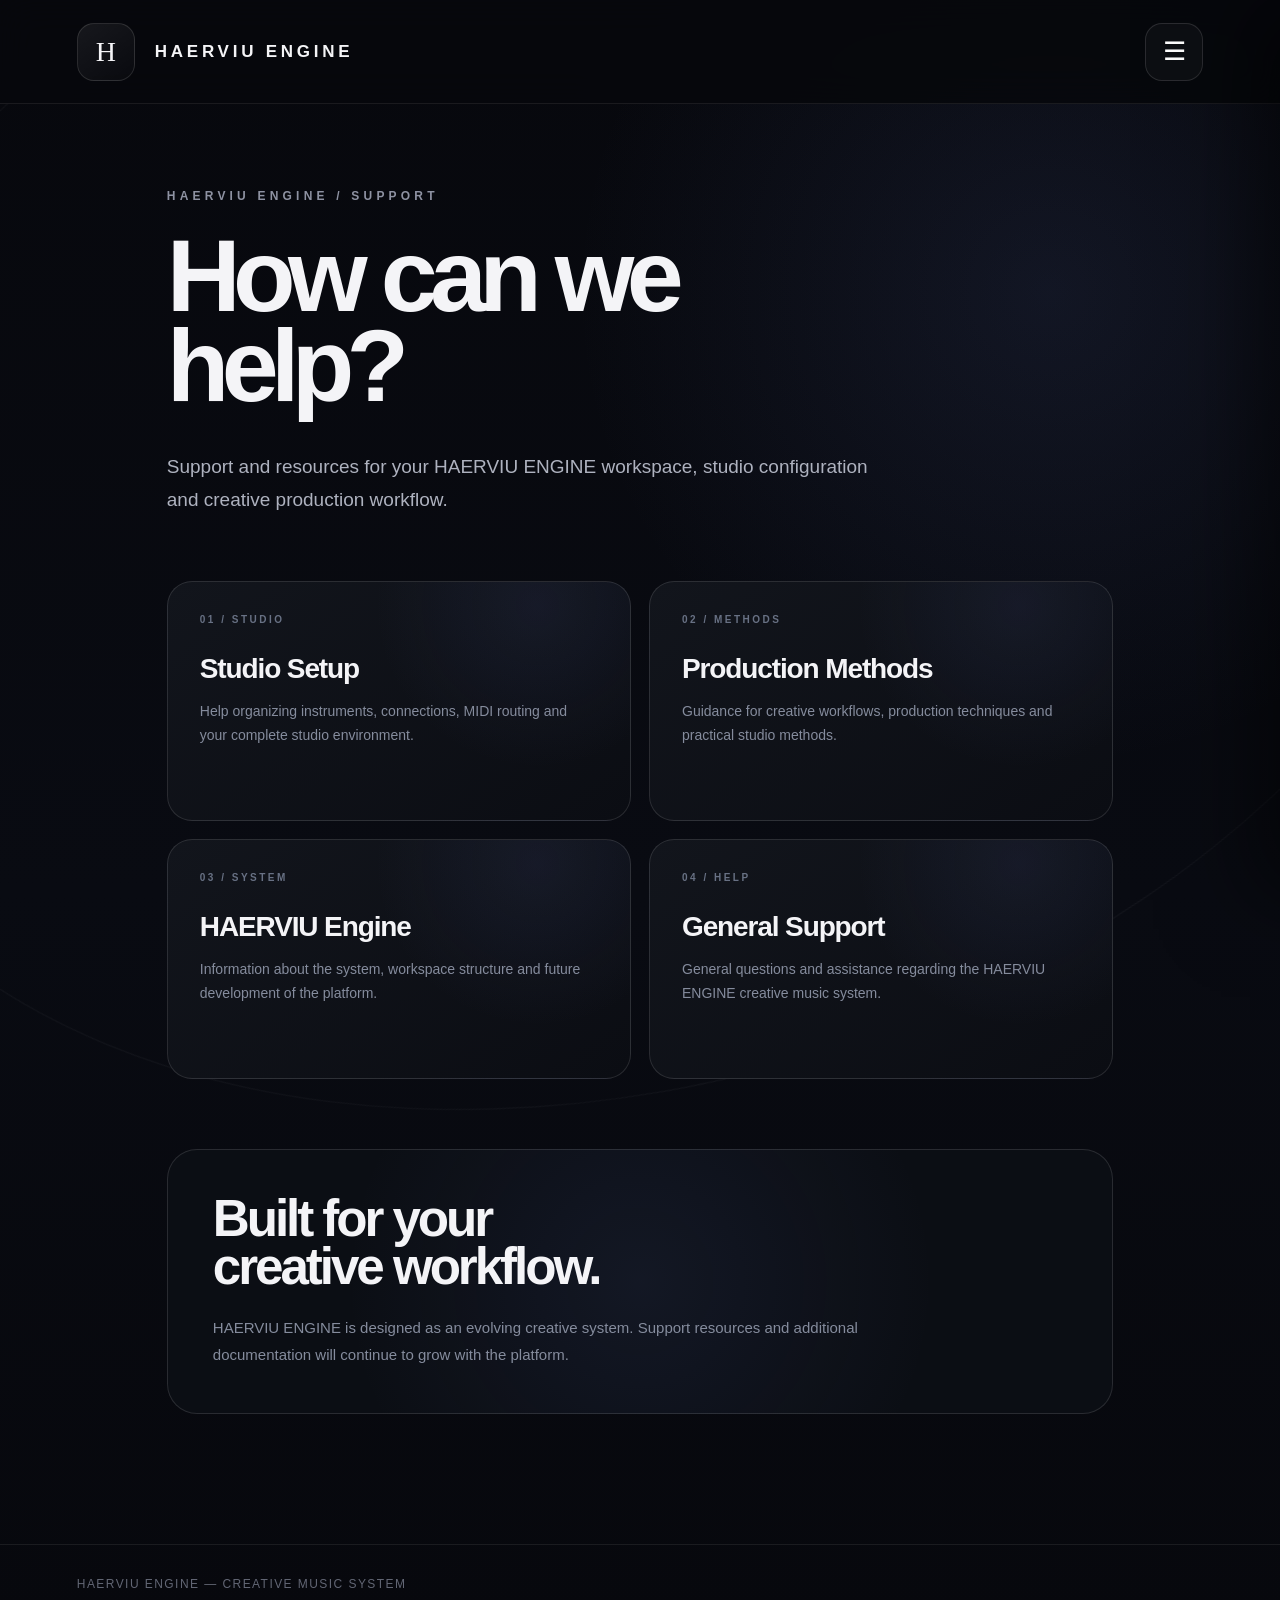
<file: support.html>
<!DOCTYPE html>
<html lang="en">

<head>

<meta charset="UTF-8">
<meta name="viewport" content="width=device-width, initial-scale=1.0">

<title>Support — HAERVIU ENGINE</title>

<style>

:root{
    --bg:#07080d;
    --line:rgba(255,255,255,.12);
    --text:#f4f4f7;
    --muted:#858997;
    --accent:#7383ff;
}

*{
    box-sizing:border-box;
    margin:0;
    padding:0;
}

html{
    scroll-behavior:smooth;
}

body{
    min-height:100vh;
    background:
        radial-gradient(
            circle at 82% 18%,
            rgba(90,110,180,.13),
            transparent 28%
        ),
        linear-gradient(
            180deg,
            #07080d,
            #090b12 55%,
            #07080d
        );

    color:var(--text);

    font-family:
        Inter,
        -apple-system,
        BlinkMacSystemFont,
        "Segoe UI",
        sans-serif;

    overflow-x:hidden;
}

body::before{
    content:"";

    position:fixed;
    inset:-20%;

    border:1px solid rgba(255,255,255,.045);
    border-radius:50%;

    transform:rotate(-18deg);

    pointer-events:none;

    z-index:0;
}

a{
    color:inherit;
    text-decoration:none;
}


/* =========================================
   HEADER
========================================= */

.he-header{
    height:104px;

    display:flex;
    align-items:center;
    justify-content:space-between;

    padding:0 6vw;

    border-bottom:1px solid rgba(255,255,255,.08);

    position:sticky;
    top:0;

    z-index:100;

    background:rgba(7,8,13,.92);

    backdrop-filter:blur(18px);
    -webkit-backdrop-filter:blur(18px);
}

.he-brand{
    display:flex;
    align-items:center;
    gap:20px;

    position:relative;
    z-index:1005;
}

.he-logo{
    width:58px;
    height:58px;

    border:1px solid var(--line);
    border-radius:17px;

    display:grid;
    place-items:center;

    font-family:Georgia,serif;
    font-size:28px;

    background:
        linear-gradient(
            145deg,
            rgba(255,255,255,.07),
            rgba(255,255,255,.015)
        );
}

.he-brand-name{
    font-size:17px;
    font-weight:800;
    letter-spacing:.22em;
}


/* =========================================
   MENU SYSTEM — NO JAVASCRIPT
========================================= */

#menu-toggle{
    display:none;
}


/* HAMBURGER BUTTON */

.menu-button{
    width:58px;
    height:58px;

    display:flex !important;
    align-items:center;
    justify-content:center;

    flex-shrink:0;

    border:1px solid var(--line);
    border-radius:17px;

    background:rgba(255,255,255,.03);

    color:#ffffff;

    font-size:26px;

    cursor:pointer;

    position:relative;

    z-index:1005;

    transition:.25s ease;

    user-select:none;
}

.menu-button:hover{
    background:rgba(255,255,255,.08);
    border-color:rgba(255,255,255,.30);
}


/* OVERLAY */

.menu-overlay{
    position:fixed;

    inset:0;

    background:rgba(0,0,0,.70);

    opacity:0;
    visibility:hidden;

    transition:.3s ease;

    z-index:1001;
}


/* MENU PANEL */

.side-menu{
    position:fixed;

    top:0;
    right:0;

    width:420px;
    max-width:100%;

    height:100vh;

    padding:125px 50px 50px;

    display:flex;

    flex-direction:column;

    background:#0b0d13;

    border-left:1px solid rgba(255,255,255,.12);

    transform:translateX(100%);

    transition:transform .35s ease;

    z-index:1002;

    box-shadow:
        -30px 0 80px rgba(0,0,0,.50);
}

.side-menu a{
    display:block;

    padding:20px 0;

    border-bottom:
        1px solid rgba(255,255,255,.08);

    color:#f4f4f7;

    font-size:22px;
    font-weight:700;

    transition:.2s ease;
}

.side-menu a:hover{
    color:var(--accent);
    padding-left:8px;
}


/* OPEN MENU */

#menu-toggle:checked ~ .menu-overlay{
    opacity:1;
    visibility:visible;
}

#menu-toggle:checked ~ .side-menu{
    transform:translateX(0);
}


/* CHANGE HAMBURGER TO X */

.menu-button .close-icon{
    display:none;
}

#menu-toggle:checked + .he-header .menu-button .menu-icon{
    display:none;
}

#menu-toggle:checked + .he-header .menu-button .close-icon{
    display:block;
}


/* =========================================
   MAIN
========================================= */

.he-main{
    max-width:1100px;

    margin:auto;

    padding:85px 6vw 130px;

    position:relative;

    z-index:1;
}

.he-kicker{
    color:#8e92a2;

    letter-spacing:.35em;

    font-size:12px;

    font-weight:800;

    margin-bottom:28px;
}

.he-title{
    font-size:clamp(58px,8vw,108px);

    line-height:.88;

    letter-spacing:-.075em;

    font-weight:900;

    margin-bottom:40px;
}

.he-intro{
    max-width:720px;

    color:#aeb2bf;

    font-size:19px;

    line-height:1.7;

    margin-bottom:65px;
}


/* =========================================
   SUPPORT GRID
========================================= */

.he-support-grid{
    display:grid;

    grid-template-columns:
        repeat(2,1fr);

    gap:18px;
}

.he-support-card{
    min-height:240px;

    padding:32px;

    border:1px solid var(--line);

    border-radius:25px;

    background:
        radial-gradient(
            circle at 80% 10%,
            rgba(90,105,180,.10),
            transparent 38%
        ),
        linear-gradient(
            145deg,
            #12151c,
            #0b0d13
        );

    transition:.3s ease;
}

.he-support-card:hover{
    transform:translateY(-5px);

    border-color:
        rgba(255,255,255,.25);

    box-shadow:
        0 30px 70px rgba(0,0,0,.30);
}

.he-card-number{
    color:#687184;

    font-size:10px;

    font-weight:800;

    letter-spacing:.25em;

    margin-bottom:28px;
}

.he-support-card h2{
    font-size:28px;

    letter-spacing:-.04em;

    margin-bottom:15px;
}

.he-support-card p{
    color:#858c9d;

    font-size:14px;

    line-height:1.7;
}


/* =========================================
   CONTACT
========================================= */

.he-contact{
    margin-top:70px;

    padding:45px;

    border:1px solid var(--line);

    border-radius:30px;

    background:
        radial-gradient(
            circle at 50% 50%,
            rgba(90,105,180,.10),
            transparent 60%
        ),
        #0b0e14;
}

.he-contact h2{
    font-size:clamp(34px,4vw,54px);

    line-height:.95;

    letter-spacing:-.06em;

    margin-bottom:22px;
}

.he-contact p{
    max-width:650px;

    color:#858c9d;

    font-size:15px;

    line-height:1.8;
}


/* =========================================
   FOOTER
========================================= */

.he-footer{
    border-top:
        1px solid rgba(255,255,255,.08);

    padding:32px 6vw;

    color:#626674;

    font-size:12px;

    letter-spacing:.12em;

    position:relative;

    z-index:1;
}


/* =========================================
   MOBILE
========================================= */

@media(max-width:800px){

    .he-header{
        height:88px;
        padding:0 26px;
    }

    .he-logo,
    .menu-button{
        width:50px;
        height:50px;
    }

    .he-brand-name{
        font-size:14px;
        letter-spacing:.18em;
    }

    .he-main{
        padding:65px 26px 90px;
    }

    .he-title{
        font-size:
            clamp(
                55px,
                14vw,
                90px
            );
    }

    .he-intro{
        font-size:17px;
    }

    .side-menu{
        width:100%;

        padding:115px 40px 50px;
    }

    .side-menu a{
        font-size:28px;
    }

    .he-support-grid{
        grid-template-columns:1fr;
    }

    .he-contact{
        padding:30px 24px;
    }

}


@media(max-width:480px){

    .he-brand-name{
        font-size:11px;
        letter-spacing:.16em;
    }

}

</style>

</head>


<body>


<!-- CHECKBOX MENU CONTROLLER -->

<input
    type="checkbox"
    id="menu-toggle"
>


<!-- HEADER -->

<header class="he-header">

    <a
        class="he-brand"
        href="index.html"
    >

        <div class="he-logo">
            H
        </div>

        <div class="he-brand-name">
            HAERVIU ENGINE
        </div>

    </a>


    <label
        for="menu-toggle"
        class="menu-button"
        aria-label="Open navigation"
    >

        <span class="menu-icon">☰</span>

        <span class="close-icon">✕</span>

    </label>

</header>


<!-- DARK OVERLAY -->

<label
    for="menu-toggle"
    class="menu-overlay"
></label>


<!-- SIDE MENU -->

<nav class="side-menu">

    <a href="index.html">Home</a>

    <a href="studio.html">Studio</a>

    <a href="methods.html">Methods</a>

    <a href="setup.html">Setup</a>

    <a href="support.html">Support</a>

    <a href="privacy.html">Privacy Policy</a>

</nav>


<!-- MAIN -->

<main class="he-main">


    <div class="he-kicker">
        HAERVIU ENGINE / SUPPORT
    </div>


    <h1 class="he-title">
        How can we<br>
        help?
    </h1>


    <p class="he-intro">
        Support and resources for your HAERVIU ENGINE
        workspace, studio configuration and creative
        production workflow.
    </p>


    <section class="he-support-grid">


        <div class="he-support-card">

            <div class="he-card-number">
                01 / STUDIO
            </div>

            <h2>
                Studio Setup
            </h2>

            <p>
                Help organizing instruments, connections,
                MIDI routing and your complete studio
                environment.
            </p>

        </div>


        <div class="he-support-card">

            <div class="he-card-number">
                02 / METHODS
            </div>

            <h2>
                Production Methods
            </h2>

            <p>
                Guidance for creative workflows,
                production techniques and practical
                studio methods.
            </p>

        </div>


        <div class="he-support-card">

            <div class="he-card-number">
                03 / SYSTEM
            </div>

            <h2>
                HAERVIU Engine
            </h2>

            <p>
                Information about the system,
                workspace structure and future
                development of the platform.
            </p>

        </div>


        <div class="he-support-card">

            <div class="he-card-number">
                04 / HELP
            </div>

            <h2>
                General Support
            </h2>

            <p>
                General questions and assistance
                regarding the HAERVIU ENGINE
                creative music system.
            </p>

        </div>


    </section>


    <section class="he-contact">

        <h2>
            Built for your<br>
            creative workflow.
        </h2>

        <p>
            HAERVIU ENGINE is designed as an evolving
            creative system. Support resources and
            additional documentation will continue
            to grow with the platform.
        </p>

    </section>


</main>


<!-- FOOTER -->

<footer class="he-footer">

    HAERVIU ENGINE — CREATIVE MUSIC SYSTEM

</footer>


</body>
</html>
</file>
